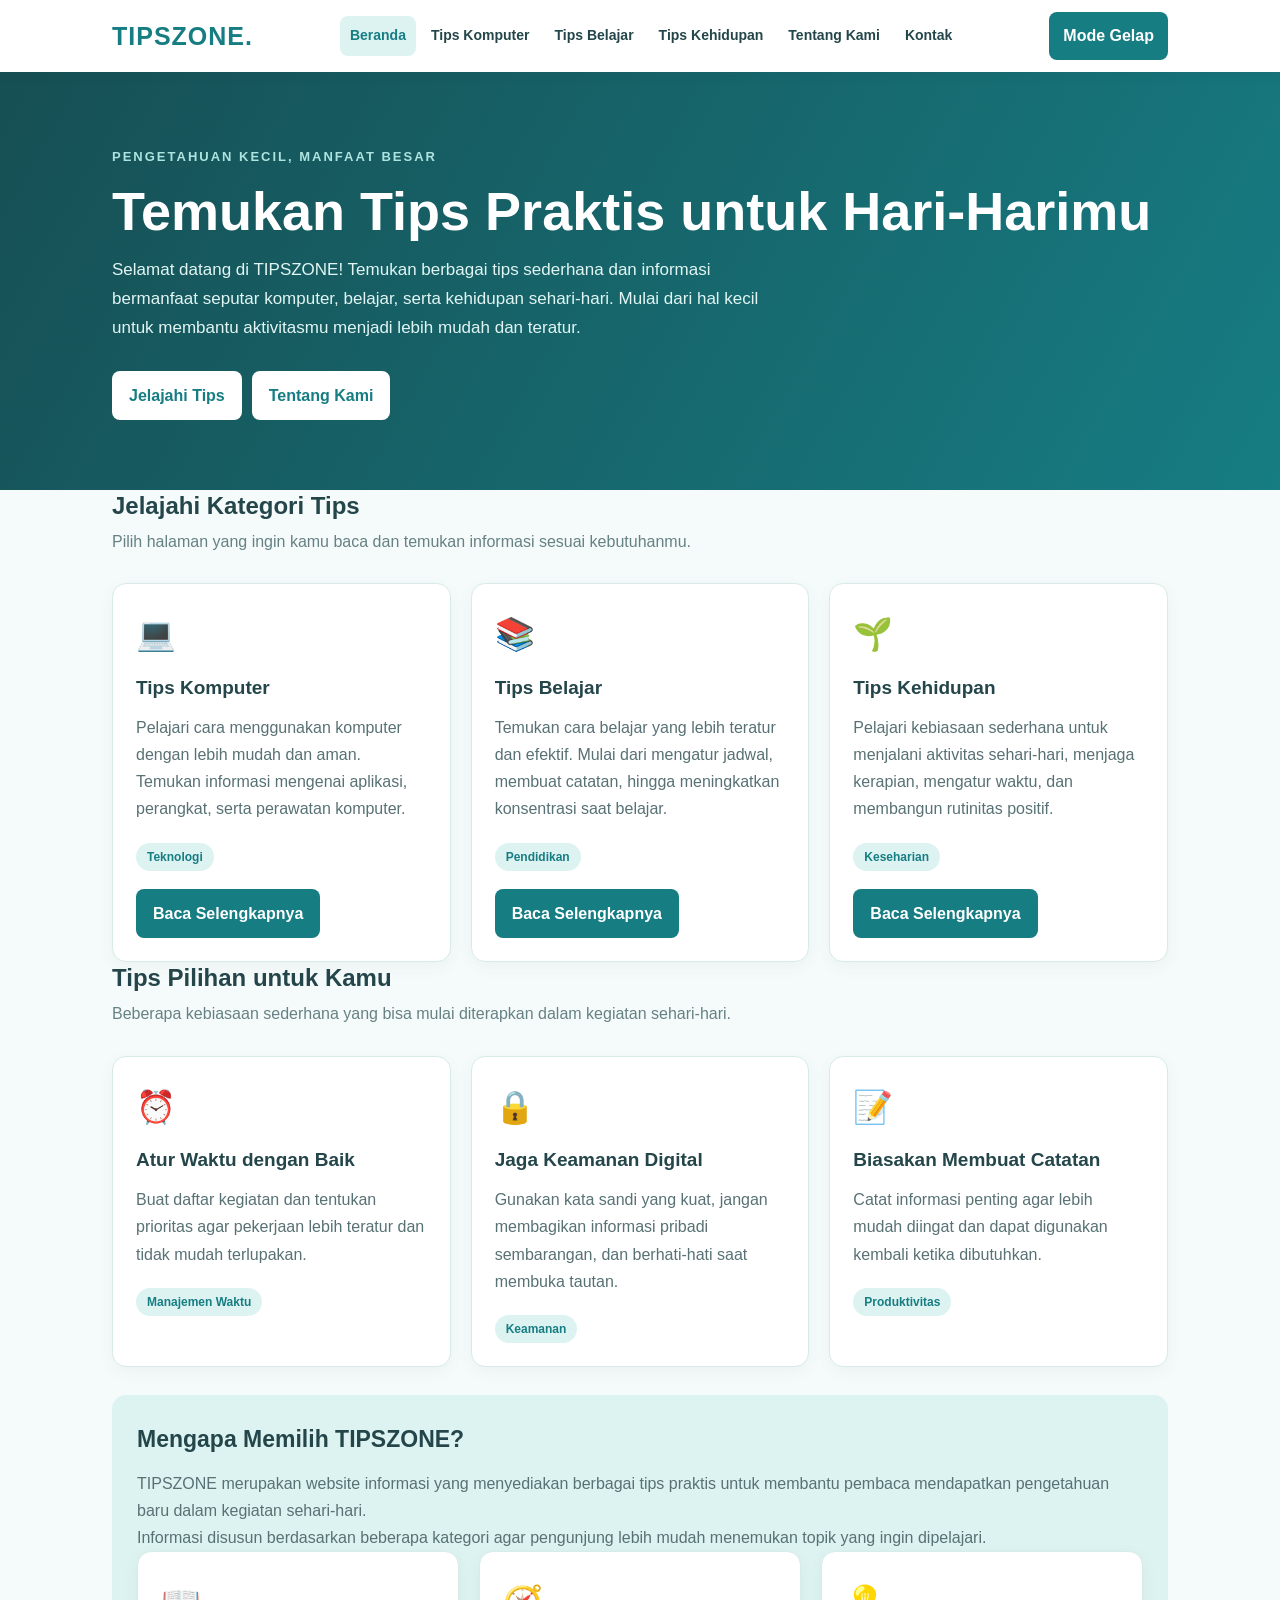
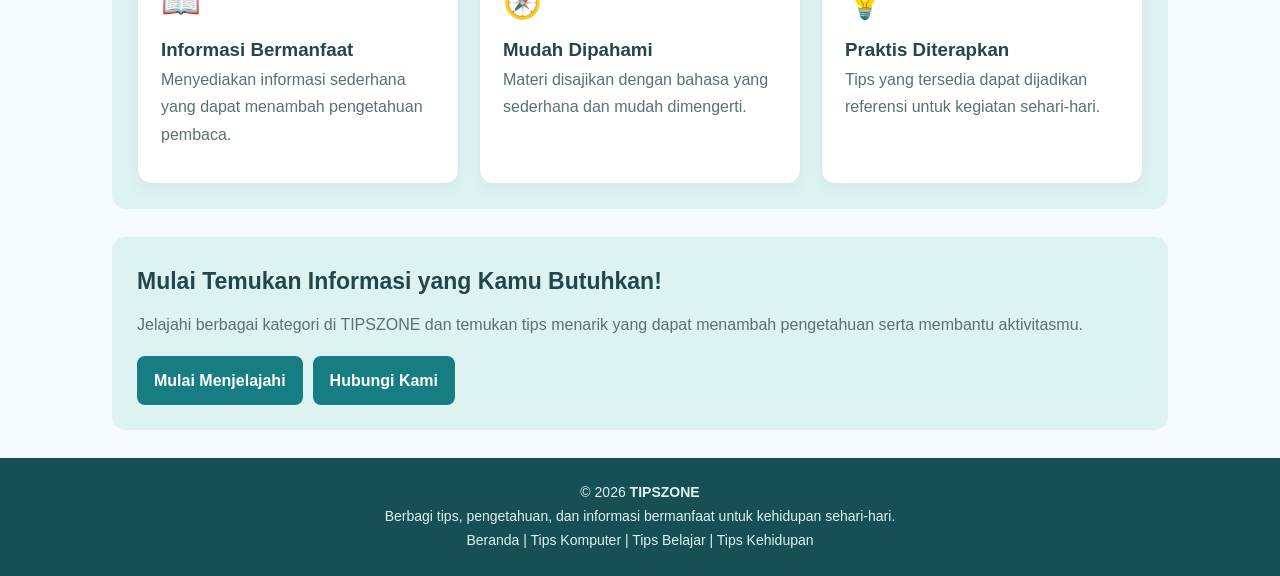
<file: index.html>
<!DOCTYPE html>
<html lang="id">

<head>
    <meta charset="UTF-8">
    <meta name="viewport" content="width=device-width, initial-scale=1.0">

    <meta name="description" content="TIPSZONE menyediakan berbagai tips praktis seputar komputer, belajar, dan kehidupan sehari-hari.">

    <meta name="keywords" content="TIPSZONE, tips komputer, tips belajar, tips kehidupan, informasi">

    <meta name="author" content="TIPSZONE">

    <title>Beranda | TIPSZONE</title>

    <link rel="stylesheet" href="style.css">
</head>

<body>

    <!-- =================================
         HEADER DAN NAVIGASI
    ================================== -->

    <header>
        <div class="wrap nav">

            <a class="brand" href="index.html">
                TIPSZONE.
            </a>

            <!-- Tombol Menu HP -->
            <button
                id="menuToggle"
                type="button"
                aria-label="Buka menu"
                aria-expanded="false">
                ☰
            </button>

            <!-- Daftar Menu -->
            <nav id="navMenu">

                <a href="index.html" class="active">
                    Beranda
                </a>

                <a href="komputer.html">
                    Tips Komputer
                </a>

                <a href="belajar.html">
                    Tips Belajar
                </a>

                <a href="kehidupan.html">
                    Tips Kehidupan
                </a>

                <a href="tentang.html">
                    Tentang Kami
                </a>

                <a href="kontak.html">
                    Kontak
                </a>

            </nav>

            <!-- Tombol Mode Gelap -->
            <button id="themeToggle" type="button">
                Mode Gelap
            </button>

        </div>
    </header>


    <!-- =================================
         HERO SECTION
    ================================== -->

    <section class="hero">

        <div class="wrap">

            <span class="eyebrow">
                PENGETAHUAN KECIL, MANFAAT BESAR
            </span>

            <h1>
                Temukan Tips Praktis untuk Hari-Harimu
            </h1>

            <p>
                Selamat datang di TIPSZONE! Temukan berbagai
                tips sederhana dan informasi bermanfaat seputar
                komputer, belajar, serta kehidupan sehari-hari.
                Mulai dari hal kecil untuk membantu aktivitasmu
                menjadi lebih mudah dan teratur.
            </p>

            <div class="actions">

                <a href="#kategori" class="btn">
                    Jelajahi Tips
                </a>

                <a href="tentang.html" class="btn">
                    Tentang Kami
                </a>

            </div>

        </div>

    </section>


    <!-- =================================
         KONTEN UTAMA
    ================================== -->

    <main class="wrap">


        <!-- KATEGORI TIPS -->

        <section id="kategori">

            <div class="heading">

                <h2>
                    Jelajahi Kategori Tips
                </h2>

                <p>
                    Pilih halaman yang ingin kamu baca dan
                    temukan informasi sesuai kebutuhanmu.
                </p>

            </div>


            <div class="grid">


                <!-- Kartu Tips Komputer -->

                <article class="card">

                    <div class="emoji">💻</div>

                    <h3>
                        Tips Komputer
                    </h3>

                    <p>
                        Pelajari cara menggunakan komputer dengan
                        lebih mudah dan aman. Temukan informasi
                        mengenai aplikasi, perangkat, serta
                        perawatan komputer.
                    </p>

                    <span class="tag">
                        Teknologi
                    </span>

                    <div class="actions">

                        <a href="komputer.html" class="btn">
                            Baca Selengkapnya
                        </a>

                    </div>

                </article>


                <!-- Kartu Tips Belajar -->

                <article class="card">

                    <div class="emoji">📚</div>

                    <h3>
                        Tips Belajar
                    </h3>

                    <p>
                        Temukan cara belajar yang lebih teratur
                        dan efektif. Mulai dari mengatur jadwal,
                        membuat catatan, hingga meningkatkan
                        konsentrasi saat belajar.
                    </p>

                    <span class="tag">
                        Pendidikan
                    </span>

                    <div class="actions">

                        <a href="belajar.html" class="btn">
                            Baca Selengkapnya
                        </a>

                    </div>

                </article>


                <!-- Kartu Tips Kehidupan -->

                <article class="card">

                    <div class="emoji">🌱</div>

                    <h3>
                        Tips Kehidupan
                    </h3>

                    <p>
                        Pelajari kebiasaan sederhana untuk
                        menjalani aktivitas sehari-hari,
                        menjaga kerapian, mengatur waktu,
                        dan membangun rutinitas positif.
                    </p>

                    <span class="tag">
                        Keseharian
                    </span>

                    <div class="actions">

                        <a href="kehidupan.html" class="btn">
                            Baca Selengkapnya
                        </a>

                    </div>

                </article>

            </div>

        </section>


        <!-- TIPS PILIHAN -->

        <section class="tips-section">

            <div class="heading">

                <h2>
                    Tips Pilihan untuk Kamu
                </h2>

                <p>
                    Beberapa kebiasaan sederhana yang bisa
                    mulai diterapkan dalam kegiatan sehari-hari.
                </p>

            </div>


            <div class="grid">


                <article class="card">

                    <div class="emoji">⏰</div>

                    <h3>
                        Atur Waktu dengan Baik
                    </h3>

                    <p>
                        Buat daftar kegiatan dan tentukan
                        prioritas agar pekerjaan lebih teratur
                        dan tidak mudah terlupakan.
                    </p>

                    <span class="tag">
                        Manajemen Waktu
                    </span>

                </article>


                <article class="card">

                    <div class="emoji">🔒</div>

                    <h3>
                        Jaga Keamanan Digital
                    </h3>

                    <p>
                        Gunakan kata sandi yang kuat, jangan
                        membagikan informasi pribadi sembarangan,
                        dan berhati-hati saat membuka tautan.
                    </p>

                    <span class="tag">
                        Keamanan
                    </span>

                </article>


                <article class="card">

                    <div class="emoji">📝</div>

                    <h3>
                        Biasakan Membuat Catatan
                    </h3>

                    <p>
                        Catat informasi penting agar lebih mudah
                        diingat dan dapat digunakan kembali
                        ketika dibutuhkan.
                    </p>

                    <span class="tag">
                        Produktivitas
                    </span>

                </article>

            </div>

        </section>


        <!-- KEUNGGULAN TIPSZONE -->

        <section class="intro">

            <h2>
                Mengapa Memilih TIPSZONE?
            </h2>

            <p>
                TIPSZONE merupakan website informasi yang
                menyediakan berbagai tips praktis untuk
                membantu pembaca mendapatkan pengetahuan
                baru dalam kegiatan sehari-hari.
            </p>

            <p>
                Informasi disusun berdasarkan beberapa kategori
                agar pengunjung lebih mudah menemukan topik
                yang ingin dipelajari.
            </p>

            <div class="grid">

                <article class="panel">

                    <div class="emoji">📖</div>

                    <h3>
                        Informasi Bermanfaat
                    </h3>

                    <p>
                        Menyediakan informasi sederhana yang
                        dapat menambah pengetahuan pembaca.
                    </p>

                </article>


                <article class="panel">

                    <div class="emoji">🧭</div>

                    <h3>
                        Mudah Dipahami
                    </h3>

                    <p>
                        Materi disajikan dengan bahasa yang
                        sederhana dan mudah dimengerti.
                    </p>

                </article>


                <article class="panel">

                    <div class="emoji">💡</div>

                    <h3>
                        Praktis Diterapkan
                    </h3>

                    <p>
                        Tips yang tersedia dapat dijadikan
                        referensi untuk kegiatan sehari-hari.
                    </p>

                </article>

            </div>

        </section>


        <!-- AJAKAN MENJELAJAHI WEBSITE -->

        <section class="closing">

            <h2>
                Mulai Temukan Informasi yang Kamu Butuhkan!
            </h2>

            <p>
                Jelajahi berbagai kategori di TIPSZONE dan
                temukan tips menarik yang dapat menambah
                pengetahuan serta membantu aktivitasmu.
            </p>

            <div class="actions">

                <a href="komputer.html" class="btn">
                    Mulai Menjelajahi
                </a>

                <a href="kontak.html" class="btn">
                    Hubungi Kami
                </a>

            </div>

        </section>

    </main>


    <!-- =================================
         FOOTER
    ================================== -->

    <footer>

        <p>
            © 2026 <strong>TIPSZONE</strong>
        </p>

        <p>
            Berbagi tips, pengetahuan, dan informasi
            bermanfaat untuk kehidupan sehari-hari.
        </p>

        <p>
            Beranda |
            Tips Komputer |
            Tips Belajar |
            Tips Kehidupan
        </p>

    </footer>


    <!-- JAVASCRIPT -->

    <script src="script.js"></script>

</body>

</html>
</file>
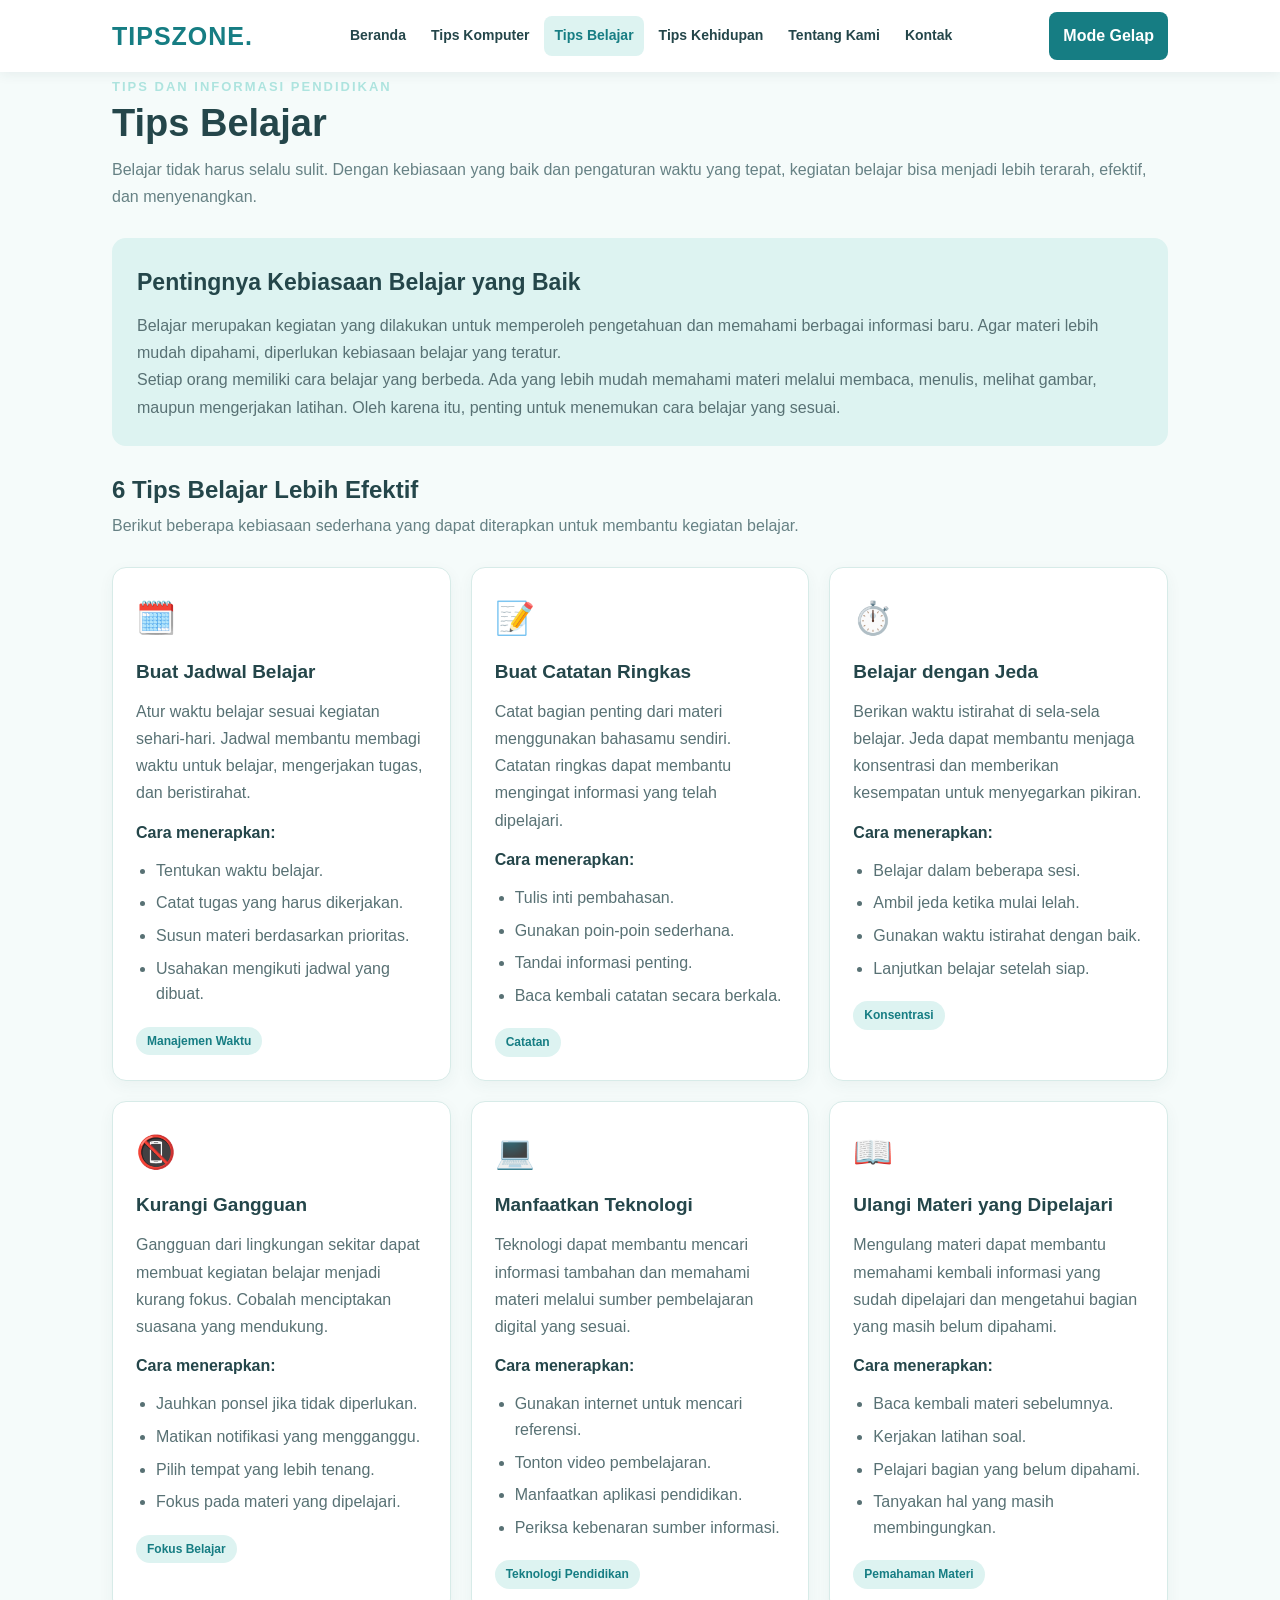
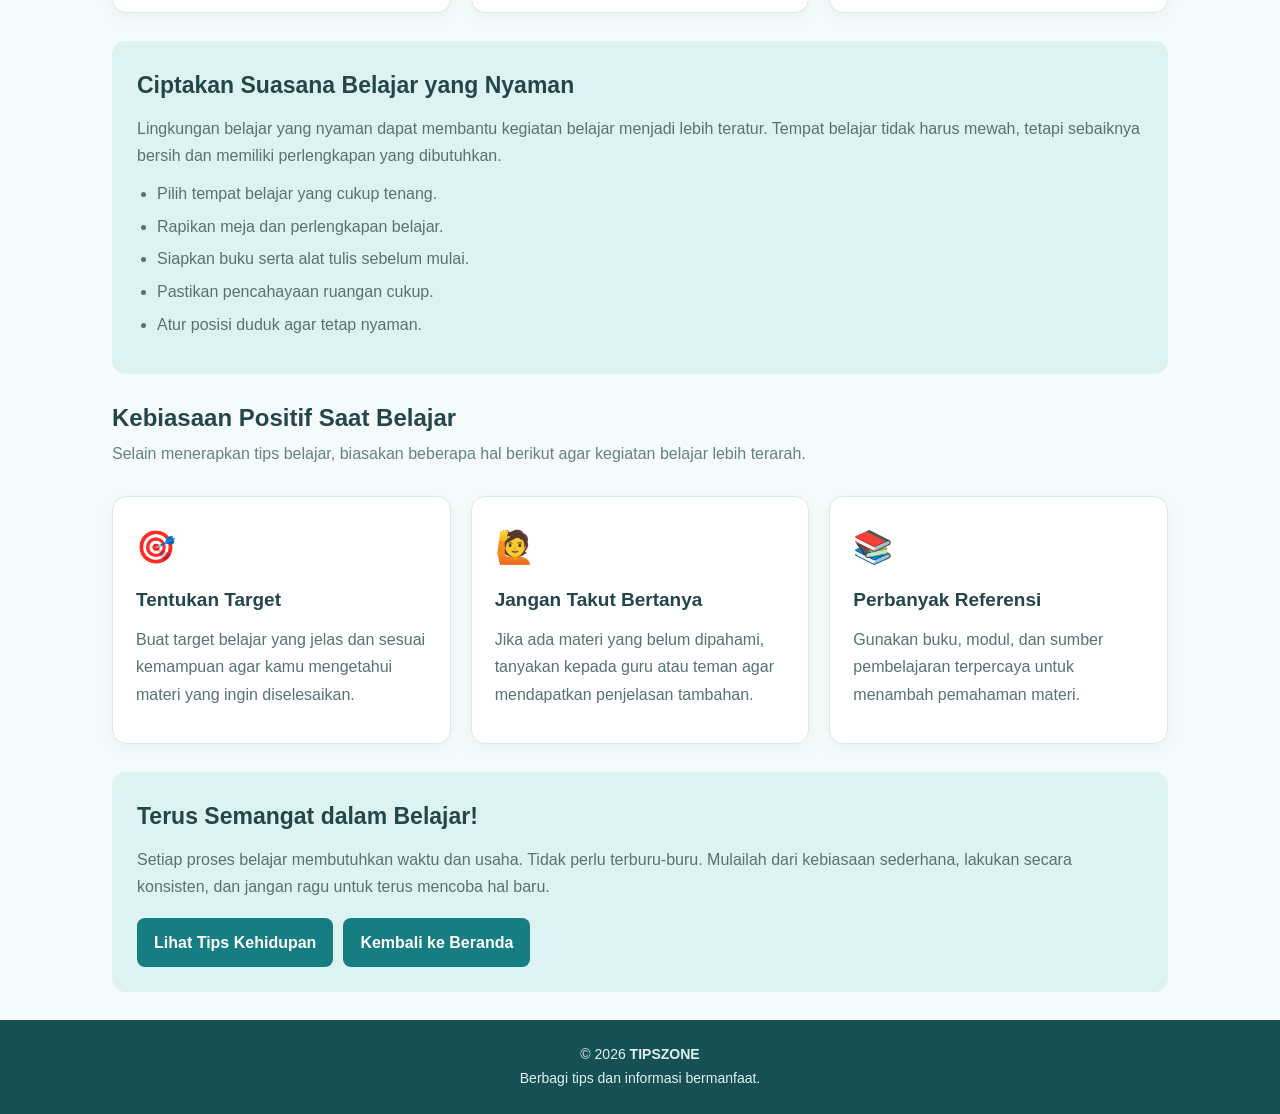
<file: belajar.html>
<!DOCTYPE html>
<html lang="id">

<head>
    <meta charset="UTF-8">
    <meta name="viewport" content="width=device-width, initial-scale=1.0">

    <meta name="description" content="TIPSZONE menyediakan berbagai tips belajar agar kegiatan belajar lebih teratur, efektif, dan menyenangkan.">

    <meta name="keywords" content="tips belajar, pendidikan, jadwal belajar, konsentrasi, catatan">

    <title>Tips Belajar | TIPSZONE</title>

    <link rel="stylesheet" href="style.css">
</head>

<body>

    <!-- =================================
         HEADER DAN NAVIGASI
    ================================== -->

    <header>
        <div class="wrap nav">

            <a class="brand" href="index.html">
                TIPSZONE.
            </a>

            <!-- Tombol Menu HP -->
            <button
                id="menuToggle"
                type="button"
                aria-label="Buka menu"
                aria-expanded="false">
                ☰
            </button>

            <!-- Navigasi -->
            <nav id="navMenu">

                <a href="index.html">Beranda</a>

                <a href="komputer.html">Tips Komputer</a>

                <a href="belajar.html" class="active">
                    Tips Belajar
                </a>

                <a href="kehidupan.html">Tips Kehidupan</a>

                <a href="tentang.html">Tentang Kami</a>

                <a href="kontak.html">Kontak</a>

            </nav>

            <!-- Mode Gelap -->
            <button id="themeToggle" type="button">
                Mode Gelap
            </button>

        </div>
    </header>


    <!-- =================================
         KONTEN UTAMA
    ================================== -->

    <main class="wrap">


        <!-- JUDUL HALAMAN -->

        <section class="heading">

            <span class="eyebrow">
                TIPS DAN INFORMASI PENDIDIKAN
            </span>

            <h1>
                Tips Belajar
            </h1>

            <p>
                Belajar tidak harus selalu sulit. Dengan kebiasaan
                yang baik dan pengaturan waktu yang tepat, kegiatan
                belajar bisa menjadi lebih terarah, efektif,
                dan menyenangkan.
            </p>

        </section>


        <!-- PENGANTAR -->

        <section class="intro">

            <h2>
                Pentingnya Kebiasaan Belajar yang Baik
            </h2>

            <p>
                Belajar merupakan kegiatan yang dilakukan untuk
                memperoleh pengetahuan dan memahami berbagai
                informasi baru. Agar materi lebih mudah dipahami,
                diperlukan kebiasaan belajar yang teratur.
            </p>

            <p>
                Setiap orang memiliki cara belajar yang berbeda.
                Ada yang lebih mudah memahami materi melalui
                membaca, menulis, melihat gambar, maupun
                mengerjakan latihan. Oleh karena itu, penting
                untuk menemukan cara belajar yang sesuai.
            </p>

        </section>


        <!-- DAFTAR TIPS BELAJAR -->

        <section class="tips-section">

            <div class="heading">

                <h2>
                    6 Tips Belajar Lebih Efektif
                </h2>

                <p>
                    Berikut beberapa kebiasaan sederhana yang
                    dapat diterapkan untuk membantu kegiatan belajar.
                </p>

            </div>


            <div class="grid">


                <!-- TIPS 1 -->

                <article class="card">

                    <div class="emoji">🗓️</div>

                    <h3>
                        Buat Jadwal Belajar
                    </h3>

                    <p>
                        Atur waktu belajar sesuai kegiatan
                        sehari-hari. Jadwal membantu membagi
                        waktu untuk belajar, mengerjakan tugas,
                        dan beristirahat.
                    </p>

                    <p><strong>Cara menerapkan:</strong></p>

                    <ul>
                        <li>Tentukan waktu belajar.</li>
                        <li>Catat tugas yang harus dikerjakan.</li>
                        <li>Susun materi berdasarkan prioritas.</li>
                        <li>Usahakan mengikuti jadwal yang dibuat.</li>
                    </ul>

                    <span class="tag">
                        Manajemen Waktu
                    </span>

                </article>


                <!-- TIPS 2 -->

                <article class="card">

                    <div class="emoji">📝</div>

                    <h3>
                        Buat Catatan Ringkas
                    </h3>

                    <p>
                        Catat bagian penting dari materi
                        menggunakan bahasamu sendiri.
                        Catatan ringkas dapat membantu
                        mengingat informasi yang telah dipelajari.
                    </p>

                    <p><strong>Cara menerapkan:</strong></p>

                    <ul>
                        <li>Tulis inti pembahasan.</li>
                        <li>Gunakan poin-poin sederhana.</li>
                        <li>Tandai informasi penting.</li>
                        <li>Baca kembali catatan secara berkala.</li>
                    </ul>

                    <span class="tag">
                        Catatan
                    </span>

                </article>


                <!-- TIPS 3 -->

                <article class="card">

                    <div class="emoji">⏱️</div>

                    <h3>
                        Belajar dengan Jeda
                    </h3>

                    <p>
                        Berikan waktu istirahat di sela-sela
                        belajar. Jeda dapat membantu menjaga
                        konsentrasi dan memberikan kesempatan
                        untuk menyegarkan pikiran.
                    </p>

                    <p><strong>Cara menerapkan:</strong></p>

                    <ul>
                        <li>Belajar dalam beberapa sesi.</li>
                        <li>Ambil jeda ketika mulai lelah.</li>
                        <li>Gunakan waktu istirahat dengan baik.</li>
                        <li>Lanjutkan belajar setelah siap.</li>
                    </ul>

                    <span class="tag">
                        Konsentrasi
                    </span>

                </article>


                <!-- TIPS 4 -->

                <article class="card">

                    <div class="emoji">📵</div>

                    <h3>
                        Kurangi Gangguan
                    </h3>

                    <p>
                        Gangguan dari lingkungan sekitar
                        dapat membuat kegiatan belajar
                        menjadi kurang fokus. Cobalah
                        menciptakan suasana yang mendukung.
                    </p>

                    <p><strong>Cara menerapkan:</strong></p>

                    <ul>
                        <li>Jauhkan ponsel jika tidak diperlukan.</li>
                        <li>Matikan notifikasi yang mengganggu.</li>
                        <li>Pilih tempat yang lebih tenang.</li>
                        <li>Fokus pada materi yang dipelajari.</li>
                    </ul>

                    <span class="tag">
                        Fokus Belajar
                    </span>

                </article>


                <!-- TIPS 5 -->

                <article class="card">

                    <div class="emoji">💻</div>

                    <h3>
                        Manfaatkan Teknologi
                    </h3>

                    <p>
                        Teknologi dapat membantu mencari
                        informasi tambahan dan memahami
                        materi melalui sumber pembelajaran
                        digital yang sesuai.
                    </p>

                    <p><strong>Cara menerapkan:</strong></p>

                    <ul>
                        <li>Gunakan internet untuk mencari referensi.</li>
                        <li>Tonton video pembelajaran.</li>
                        <li>Manfaatkan aplikasi pendidikan.</li>
                        <li>Periksa kebenaran sumber informasi.</li>
                    </ul>

                    <span class="tag">
                        Teknologi Pendidikan
                    </span>

                </article>


                <!-- TIPS 6 -->

                <article class="card">

                    <div class="emoji">📖</div>

                    <h3>
                        Ulangi Materi yang Dipelajari
                    </h3>

                    <p>
                        Mengulang materi dapat membantu
                        memahami kembali informasi yang
                        sudah dipelajari dan mengetahui
                        bagian yang masih belum dipahami.
                    </p>

                    <p><strong>Cara menerapkan:</strong></p>

                    <ul>
                        <li>Baca kembali materi sebelumnya.</li>
                        <li>Kerjakan latihan soal.</li>
                        <li>Pelajari bagian yang belum dipahami.</li>
                        <li>Tanyakan hal yang masih membingungkan.</li>
                    </ul>

                    <span class="tag">
                        Pemahaman Materi
                    </span>

                </article>


            </div>

        </section>


        <!-- SUASANA BELAJAR -->

        <section class="intro">

            <h2>
                Ciptakan Suasana Belajar yang Nyaman
            </h2>

            <p>
                Lingkungan belajar yang nyaman dapat membantu
                kegiatan belajar menjadi lebih teratur.
                Tempat belajar tidak harus mewah, tetapi
                sebaiknya bersih dan memiliki perlengkapan
                yang dibutuhkan.
            </p>

            <ul>
                <li>Pilih tempat belajar yang cukup tenang.</li>
                <li>Rapikan meja dan perlengkapan belajar.</li>
                <li>Siapkan buku serta alat tulis sebelum mulai.</li>
                <li>Pastikan pencahayaan ruangan cukup.</li>
                <li>Atur posisi duduk agar tetap nyaman.</li>
            </ul>

        </section>


        <!-- KEBIASAAN BELAJAR -->

        <section class="tips-section">

            <div class="heading">

                <h2>
                    Kebiasaan Positif Saat Belajar
                </h2>

                <p>
                    Selain menerapkan tips belajar, biasakan
                    beberapa hal berikut agar kegiatan belajar
                    lebih terarah.
                </p>

            </div>


            <div class="grid">

                <article class="card">

                    <div class="emoji">🎯</div>

                    <h3>
                        Tentukan Target
                    </h3>

                    <p>
                        Buat target belajar yang jelas dan
                        sesuai kemampuan agar kamu mengetahui
                        materi yang ingin diselesaikan.
                    </p>

                </article>


                <article class="card">

                    <div class="emoji">🙋</div>

                    <h3>
                        Jangan Takut Bertanya
                    </h3>

                    <p>
                        Jika ada materi yang belum dipahami,
                        tanyakan kepada guru atau teman
                        agar mendapatkan penjelasan tambahan.
                    </p>

                </article>


                <article class="card">

                    <div class="emoji">📚</div>

                    <h3>
                        Perbanyak Referensi
                    </h3>

                    <p>
                        Gunakan buku, modul, dan sumber
                        pembelajaran terpercaya untuk
                        menambah pemahaman materi.
                    </p>

                </article>

            </div>

        </section>


        <!-- PENUTUP -->

        <section class="closing">

            <h2>
                Terus Semangat dalam Belajar!
            </h2>

            <p>
                Setiap proses belajar membutuhkan waktu
                dan usaha. Tidak perlu terburu-buru.
                Mulailah dari kebiasaan sederhana, lakukan
                secara konsisten, dan jangan ragu untuk
                terus mencoba hal baru.
            </p>

            <div class="actions">

                <a href="kehidupan.html" class="btn">
                    Lihat Tips Kehidupan
                </a>

                <a href="index.html" class="btn">
                    Kembali ke Beranda
                </a>

            </div>

        </section>

    </main>


    <!-- =================================
         FOOTER
    ================================== -->

    <footer>

        <p>
            © 2026 <strong>TIPSZONE</strong>
        </p>

        <p>
            Berbagi tips dan informasi bermanfaat.
        </p>

    </footer>


    <!-- JAVASCRIPT -->

    <script src="script.js"></script>

</body>

</html>
</file>
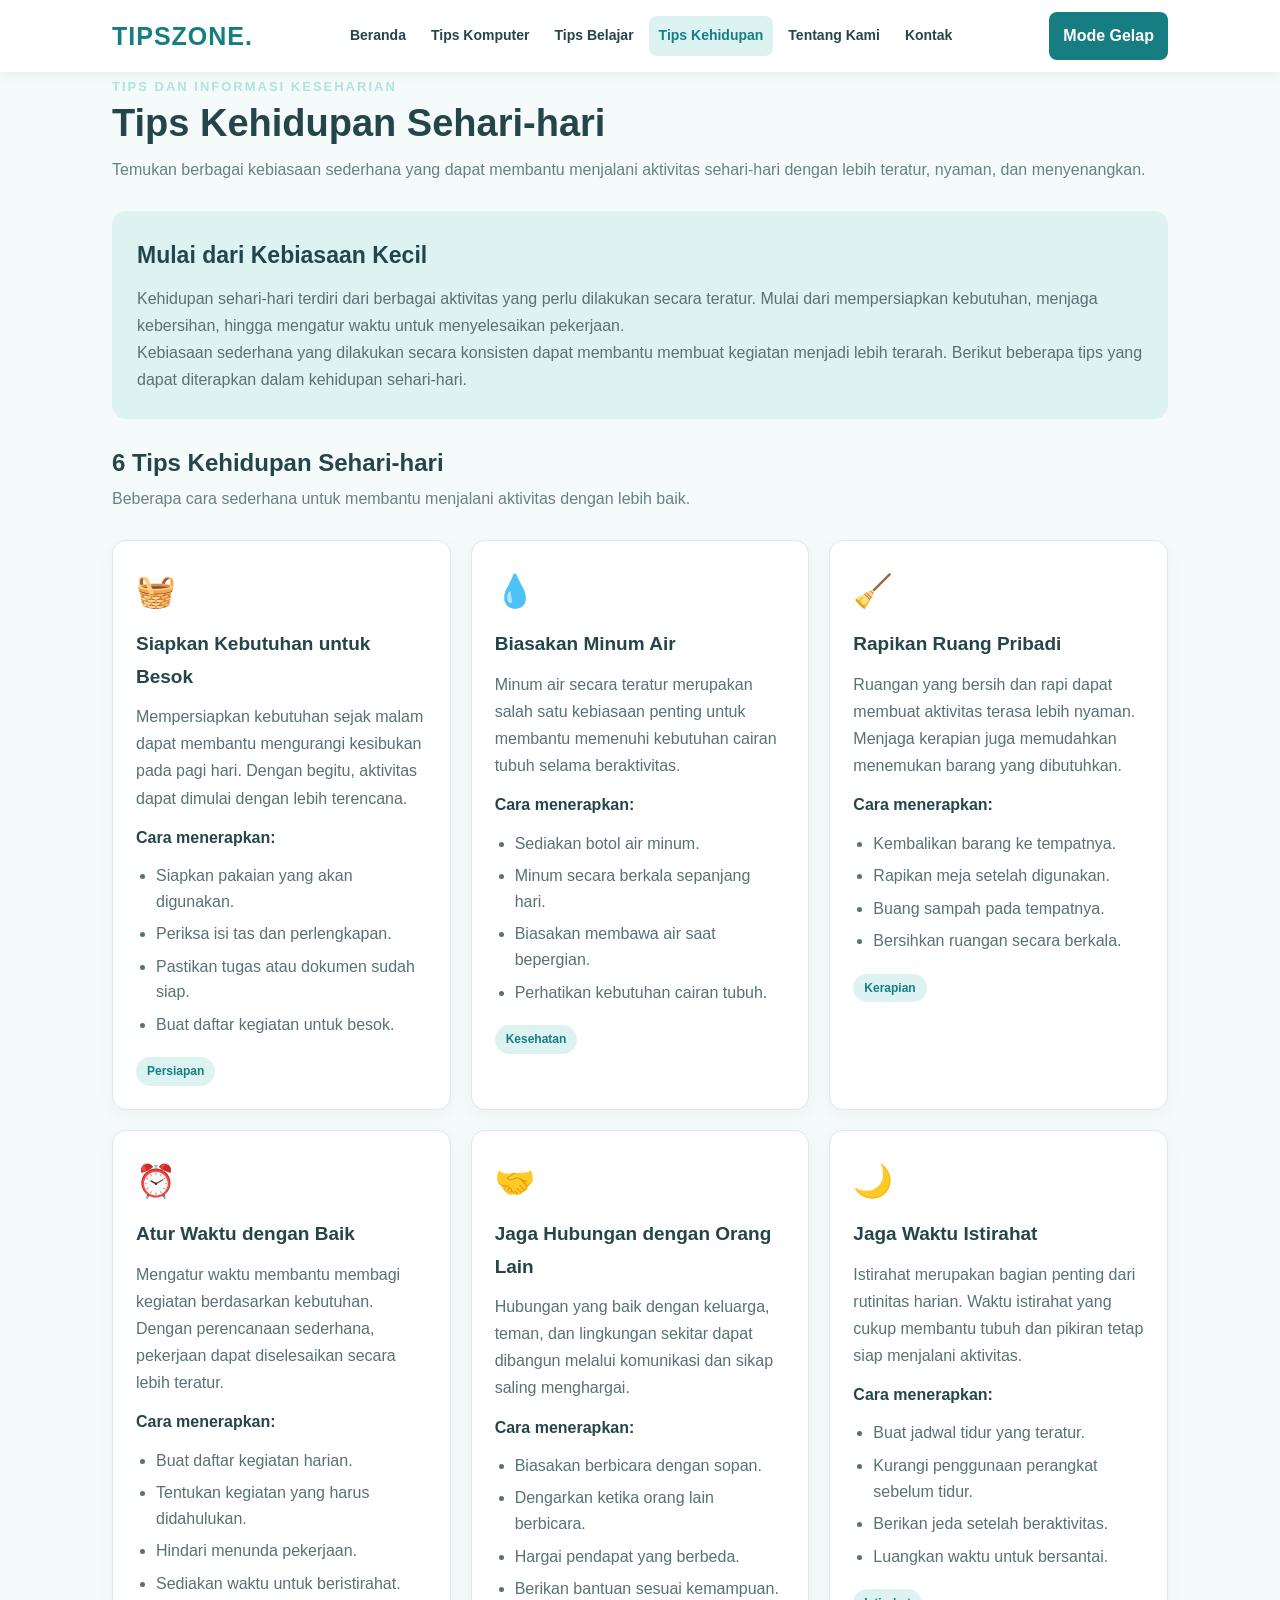
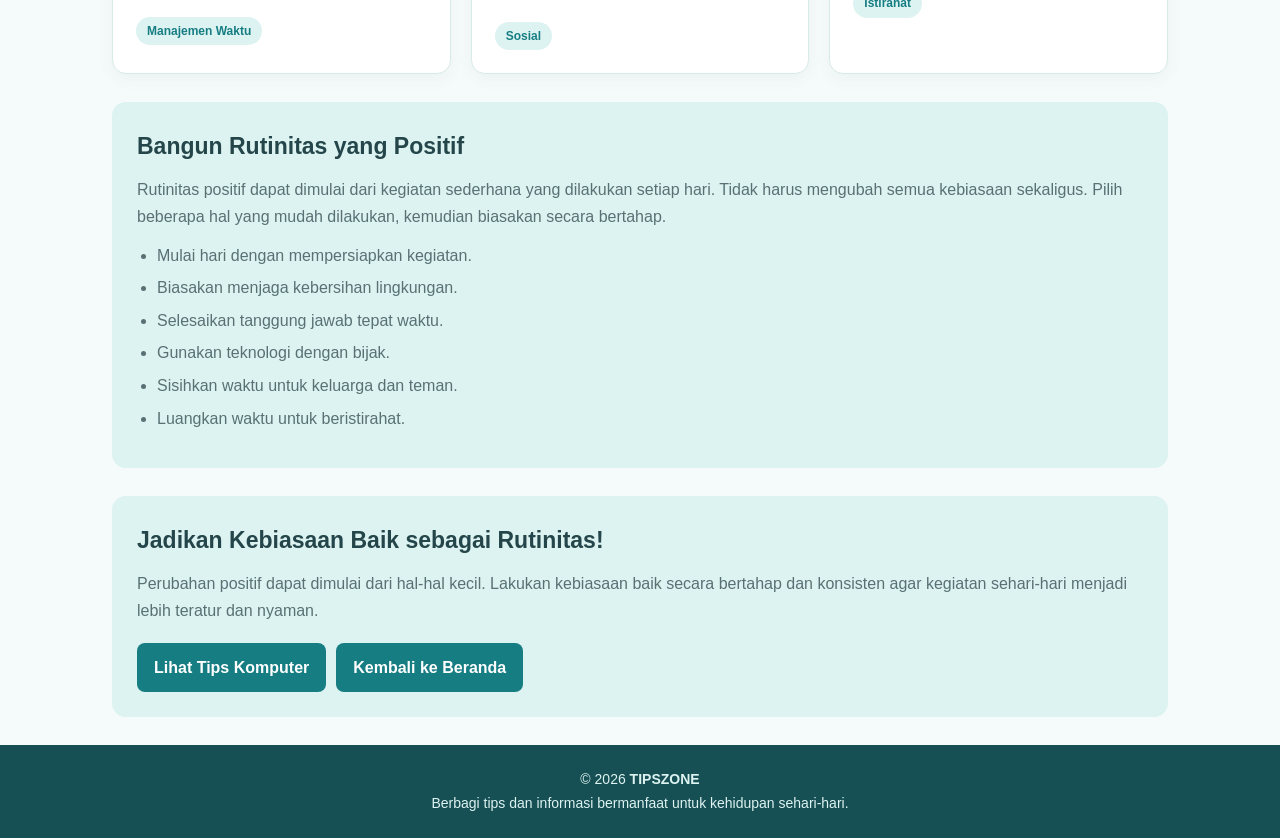
<file: kehidupan.html>
<!DOCTYPE html>
<html lang="id">

<head>
    <meta charset="UTF-8">
    <meta name="viewport" content="width=device-width, initial-scale=1.0">

    <meta name="description" content="TIPSZONE menyediakan tips kehidupan sehari-hari untuk membangun kebiasaan positif, mengatur waktu, dan menjalani aktivitas dengan lebih teratur.">

    <meta name="keywords" content="tips kehidupan, kebiasaan positif, kegiatan sehari-hari, manajemen waktu">

    <title>Tips Kehidupan Sehari-hari | TIPSZONE</title>

    <link rel="stylesheet" href="style.css">
</head>

<body>

    <!-- =================================
         HEADER DAN NAVIGASI
    ================================== -->

    <header>
        <div class="wrap nav">

            <a class="brand" href="index.html">
                TIPSZONE.
            </a>

            <!-- Tombol Menu HP -->
            <button
                id="menuToggle"
                type="button"
                aria-label="Buka menu"
                aria-expanded="false">
                ☰
            </button>

            <!-- Navigasi Website -->
            <nav id="navMenu">

                <a href="index.html">Beranda</a>

                <a href="komputer.html">Tips Komputer</a>

                <a href="belajar.html">Tips Belajar</a>

                <a href="kehidupan.html" class="active">
                    Tips Kehidupan
                </a>

                <a href="tentang.html">Tentang Kami</a>

                <a href="kontak.html">Kontak</a>

            </nav>

            <!-- Mode Gelap -->
            <button id="themeToggle" type="button">
                Mode Gelap
            </button>

        </div>
    </header>


    <!-- =================================
         KONTEN UTAMA
    ================================== -->

    <main class="wrap">


        <!-- JUDUL HALAMAN -->

        <section class="heading">

            <span class="eyebrow">
                TIPS DAN INFORMASI KESEHARIAN
            </span>

            <h1>
                Tips Kehidupan Sehari-hari
            </h1>

            <p>
                Temukan berbagai kebiasaan sederhana yang dapat
                membantu menjalani aktivitas sehari-hari dengan
                lebih teratur, nyaman, dan menyenangkan.
            </p>

        </section>


        <!-- BAGIAN PENGANTAR -->

        <section class="intro">

            <h2>
                Mulai dari Kebiasaan Kecil
            </h2>

            <p>
                Kehidupan sehari-hari terdiri dari berbagai
                aktivitas yang perlu dilakukan secara teratur.
                Mulai dari mempersiapkan kebutuhan, menjaga
                kebersihan, hingga mengatur waktu untuk
                menyelesaikan pekerjaan.
            </p>

            <p>
                Kebiasaan sederhana yang dilakukan secara
                konsisten dapat membantu membuat kegiatan
                menjadi lebih terarah. Berikut beberapa
                tips yang dapat diterapkan dalam kehidupan
                sehari-hari.
            </p>

        </section>


        <!-- DAFTAR TIPS KEHIDUPAN -->

        <section class="tips-section">

            <div class="heading">

                <h2>
                    6 Tips Kehidupan Sehari-hari
                </h2>

                <p>
                    Beberapa cara sederhana untuk membantu
                    menjalani aktivitas dengan lebih baik.
                </p>

            </div>


            <div class="grid">


                <!-- TIPS 1 -->

                <article class="card">

                    <div class="emoji">🧺</div>

                    <h3>
                        Siapkan Kebutuhan untuk Besok
                    </h3>

                    <p>
                        Mempersiapkan kebutuhan sejak malam
                        dapat membantu mengurangi kesibukan
                        pada pagi hari. Dengan begitu,
                        aktivitas dapat dimulai dengan lebih
                        terencana.
                    </p>

                    <p><strong>Cara menerapkan:</strong></p>

                    <ul>
                        <li>Siapkan pakaian yang akan digunakan.</li>
                        <li>Periksa isi tas dan perlengkapan.</li>
                        <li>Pastikan tugas atau dokumen sudah siap.</li>
                        <li>Buat daftar kegiatan untuk besok.</li>
                    </ul>

                    <span class="tag">
                        Persiapan
                    </span>

                </article>


                <!-- TIPS 2 -->

                <article class="card">

                    <div class="emoji">💧</div>

                    <h3>
                        Biasakan Minum Air
                    </h3>

                    <p>
                        Minum air secara teratur merupakan
                        salah satu kebiasaan penting untuk
                        membantu memenuhi kebutuhan cairan
                        tubuh selama beraktivitas.
                    </p>

                    <p><strong>Cara menerapkan:</strong></p>

                    <ul>
                        <li>Sediakan botol air minum.</li>
                        <li>Minum secara berkala sepanjang hari.</li>
                        <li>Biasakan membawa air saat bepergian.</li>
                        <li>Perhatikan kebutuhan cairan tubuh.</li>
                    </ul>

                    <span class="tag">
                        Kesehatan
                    </span>

                </article>


                <!-- TIPS 3 -->

                <article class="card">

                    <div class="emoji">🧹</div>

                    <h3>
                        Rapikan Ruang Pribadi
                    </h3>

                    <p>
                        Ruangan yang bersih dan rapi dapat
                        membuat aktivitas terasa lebih nyaman.
                        Menjaga kerapian juga memudahkan
                        menemukan barang yang dibutuhkan.
                    </p>

                    <p><strong>Cara menerapkan:</strong></p>

                    <ul>
                        <li>Kembalikan barang ke tempatnya.</li>
                        <li>Rapikan meja setelah digunakan.</li>
                        <li>Buang sampah pada tempatnya.</li>
                        <li>Bersihkan ruangan secara berkala.</li>
                    </ul>

                    <span class="tag">
                        Kerapian
                    </span>

                </article>


                <!-- TIPS 4 -->

                <article class="card">

                    <div class="emoji">⏰</div>

                    <h3>
                        Atur Waktu dengan Baik
                    </h3>

                    <p>
                        Mengatur waktu membantu membagi
                        kegiatan berdasarkan kebutuhan.
                        Dengan perencanaan sederhana,
                        pekerjaan dapat diselesaikan
                        secara lebih teratur.
                    </p>

                    <p><strong>Cara menerapkan:</strong></p>

                    <ul>
                        <li>Buat daftar kegiatan harian.</li>
                        <li>Tentukan kegiatan yang harus didahulukan.</li>
                        <li>Hindari menunda pekerjaan.</li>
                        <li>Sediakan waktu untuk beristirahat.</li>
                    </ul>

                    <span class="tag">
                        Manajemen Waktu
                    </span>

                </article>


                <!-- TIPS 5 -->

                <article class="card">

                    <div class="emoji">🤝</div>

                    <h3>
                        Jaga Hubungan dengan Orang Lain
                    </h3>

                    <p>
                        Hubungan yang baik dengan keluarga,
                        teman, dan lingkungan sekitar dapat
                        dibangun melalui komunikasi dan
                        sikap saling menghargai.
                    </p>

                    <p><strong>Cara menerapkan:</strong></p>

                    <ul>
                        <li>Biasakan berbicara dengan sopan.</li>
                        <li>Dengarkan ketika orang lain berbicara.</li>
                        <li>Hargai pendapat yang berbeda.</li>
                        <li>Berikan bantuan sesuai kemampuan.</li>
                    </ul>

                    <span class="tag">
                        Sosial
                    </span>

                </article>


                <!-- TIPS 6 -->

                <article class="card">

                    <div class="emoji">🌙</div>

                    <h3>
                        Jaga Waktu Istirahat
                    </h3>

                    <p>
                        Istirahat merupakan bagian penting
                        dari rutinitas harian. Waktu istirahat
                        yang cukup membantu tubuh dan pikiran
                        tetap siap menjalani aktivitas.
                    </p>

                    <p><strong>Cara menerapkan:</strong></p>

                    <ul>
                        <li>Buat jadwal tidur yang teratur.</li>
                        <li>Kurangi penggunaan perangkat sebelum tidur.</li>
                        <li>Berikan jeda setelah beraktivitas.</li>
                        <li>Luangkan waktu untuk bersantai.</li>
                    </ul>

                    <span class="tag">
                        Istirahat
                    </span>

                </article>


            </div>

        </section>


        <!-- KEBIASAAN POSITIF -->

        <section class="intro">

            <h2>
                Bangun Rutinitas yang Positif
            </h2>

            <p>
                Rutinitas positif dapat dimulai dari kegiatan
                sederhana yang dilakukan setiap hari.
                Tidak harus mengubah semua kebiasaan sekaligus.
                Pilih beberapa hal yang mudah dilakukan,
                kemudian biasakan secara bertahap.
            </p>

            <ul>
                <li>Mulai hari dengan mempersiapkan kegiatan.</li>
                <li>Biasakan menjaga kebersihan lingkungan.</li>
                <li>Selesaikan tanggung jawab tepat waktu.</li>
                <li>Gunakan teknologi dengan bijak.</li>
                <li>Sisihkan waktu untuk keluarga dan teman.</li>
                <li>Luangkan waktu untuk beristirahat.</li>
            </ul>

        </section>


        <!-- PENUTUP -->

        <section class="closing">

            <h2>
                Jadikan Kebiasaan Baik sebagai Rutinitas!
            </h2>

            <p>
                Perubahan positif dapat dimulai dari hal-hal
                kecil. Lakukan kebiasaan baik secara bertahap
                dan konsisten agar kegiatan sehari-hari
                menjadi lebih teratur dan nyaman.
            </p>

            <div class="actions">

                <a href="komputer.html" class="btn">
                    Lihat Tips Komputer
                </a>

                <a href="index.html" class="btn">
                    Kembali ke Beranda
                </a>

            </div>

        </section>

    </main>


    <!-- =================================
         FOOTER
    ================================== -->

    <footer>

        <p>
            © 2026 <strong>TIPSZONE</strong>
        </p>

        <p>
            Berbagi tips dan informasi bermanfaat
            untuk kehidupan sehari-hari.
        </p>

    </footer>


    <!-- JAVASCRIPT -->

    <script src="script.js"></script>

</body>
</html>
</file>
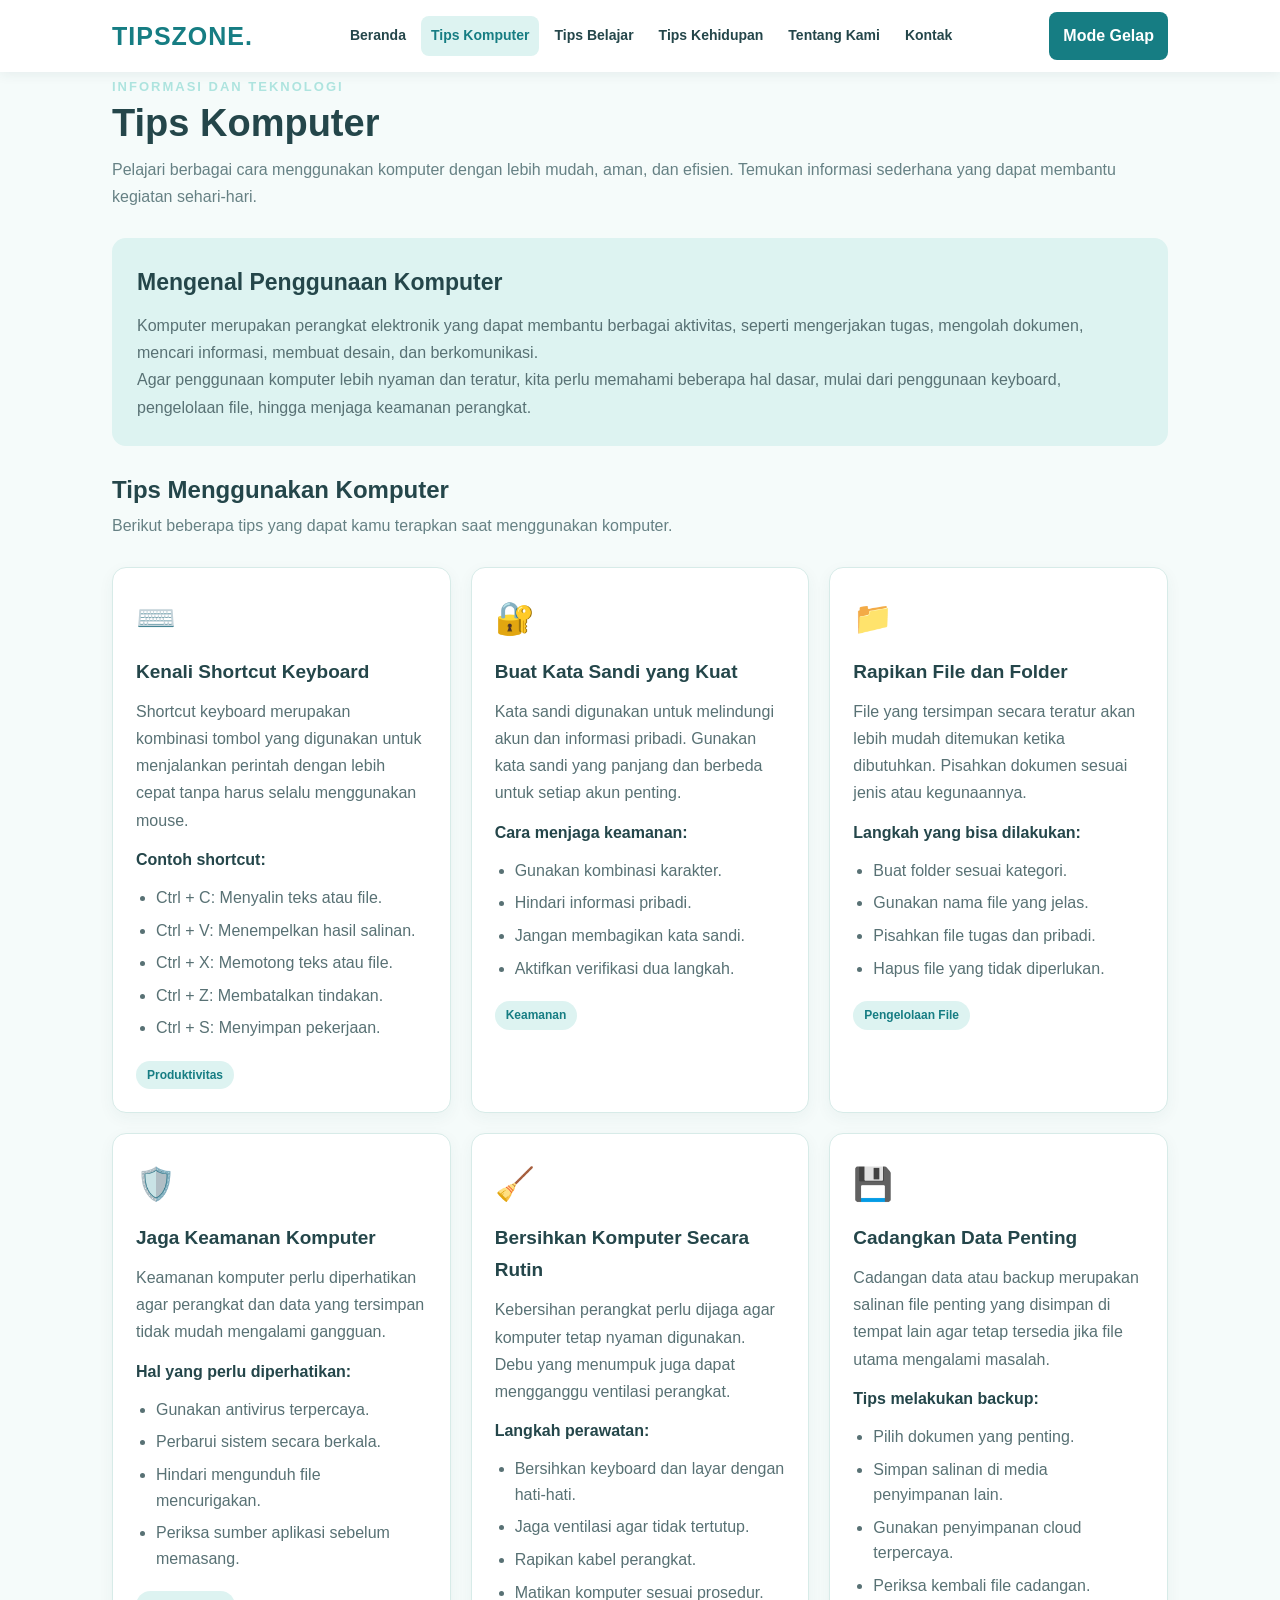
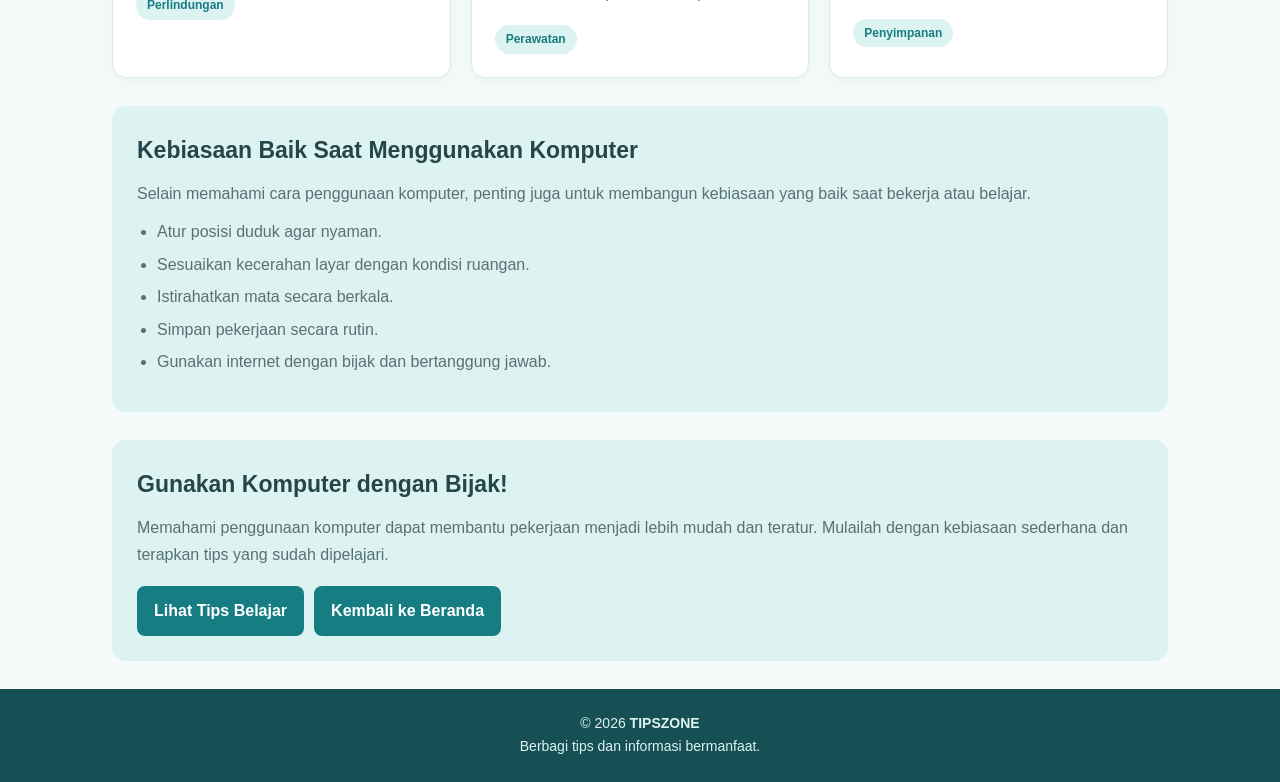
<file: komputer.html>
<!DOCTYPE html>
<html lang="id">

<head>
    <meta charset="UTF-8">
    <meta name="viewport" content="width=device-width, initial-scale=1.0">

    <meta name="description" content="TIPSZONE menyediakan tips komputer, penggunaan aplikasi, perawatan perangkat, dan keamanan digital.">

    <meta name="keywords" content="tips komputer, teknologi, keamanan komputer, shortcut keyboard">

    <title>Tips Komputer | TIPSZONE</title>

    <link rel="stylesheet" href="style.css">
</head>

<body>

    <!-- =================================
         HEADER DAN NAVIGASI
    ================================== -->

    <header>
        <div class="wrap nav">

            <a class="brand" href="index.html">
                TIPSZONE.
            </a>

            <button
                id="menuToggle"
                type="button"
                aria-label="Buka menu"
                aria-expanded="false">
                ☰
            </button>

            <nav id="navMenu">

                <a href="index.html">Beranda</a>

                <a href="komputer.html" class="active">
                    Tips Komputer
                </a>

                <a href="belajar.html">Tips Belajar</a>

                <a href="kehidupan.html">Tips Kehidupan</a>

                <a href="tentang.html">Tentang Kami</a>

                <a href="kontak.html">Kontak</a>

            </nav>

            <button id="themeToggle" type="button">
                Mode Gelap
            </button>

        </div>
    </header>


    <!-- =================================
         BAGIAN UTAMA
    ================================== -->

    <main class="wrap">

        <!-- JUDUL HALAMAN -->

        <section class="heading">

            <span class="eyebrow">
                INFORMASI DAN TEKNOLOGI
            </span>

            <h1>
                Tips Komputer
            </h1>

            <p>
                Pelajari berbagai cara menggunakan komputer
                dengan lebih mudah, aman, dan efisien.
                Temukan informasi sederhana yang dapat
                membantu kegiatan sehari-hari.
            </p>

        </section>


        <!-- PENJELASAN SINGKAT -->

        <section class="intro">

            <h2>
                Mengenal Penggunaan Komputer
            </h2>

            <p>
                Komputer merupakan perangkat elektronik yang
                dapat membantu berbagai aktivitas, seperti
                mengerjakan tugas, mengolah dokumen, mencari
                informasi, membuat desain, dan berkomunikasi.
            </p>

            <p>
                Agar penggunaan komputer lebih nyaman dan
                teratur, kita perlu memahami beberapa hal
                dasar, mulai dari penggunaan keyboard,
                pengelolaan file, hingga menjaga keamanan
                perangkat.
            </p>

        </section>


        <!-- DAFTAR TIPS KOMPUTER -->

        <section>

            <div class="heading">

                <h2>
                    Tips Menggunakan Komputer
                </h2>

                <p>
                    Berikut beberapa tips yang dapat kamu
                    terapkan saat menggunakan komputer.
                </p>

            </div>


            <div class="grid">


                <!-- TIPS 1 -->

                <article class="card">

                    <div class="emoji">⌨️</div>

                    <h3>
                        Kenali Shortcut Keyboard
                    </h3>

                    <p>
                        Shortcut keyboard merupakan kombinasi
                        tombol yang digunakan untuk menjalankan
                        perintah dengan lebih cepat tanpa harus
                        selalu menggunakan mouse.
                    </p>

                    <p><strong>Contoh shortcut:</strong></p>

                    <ul>
                        <li>Ctrl + C: Menyalin teks atau file.</li>
                        <li>Ctrl + V: Menempelkan hasil salinan.</li>
                        <li>Ctrl + X: Memotong teks atau file.</li>
                        <li>Ctrl + Z: Membatalkan tindakan.</li>
                        <li>Ctrl + S: Menyimpan pekerjaan.</li>
                    </ul>

                    <span class="tag">
                        Produktivitas
                    </span>

                </article>


                <!-- TIPS 2 -->

                <article class="card">

                    <div class="emoji">🔐</div>

                    <h3>
                        Buat Kata Sandi yang Kuat
                    </h3>

                    <p>
                        Kata sandi digunakan untuk melindungi
                        akun dan informasi pribadi. Gunakan
                        kata sandi yang panjang dan berbeda
                        untuk setiap akun penting.
                    </p>

                    <p><strong>Cara menjaga keamanan:</strong></p>

                    <ul>
                        <li>Gunakan kombinasi karakter.</li>
                        <li>Hindari informasi pribadi.</li>
                        <li>Jangan membagikan kata sandi.</li>
                        <li>Aktifkan verifikasi dua langkah.</li>
                    </ul>

                    <span class="tag">
                        Keamanan
                    </span>

                </article>


                <!-- TIPS 3 -->

                <article class="card">

                    <div class="emoji">📁</div>

                    <h3>
                        Rapikan File dan Folder
                    </h3>

                    <p>
                        File yang tersimpan secara teratur
                        akan lebih mudah ditemukan ketika
                        dibutuhkan. Pisahkan dokumen sesuai
                        jenis atau kegunaannya.
                    </p>

                    <p><strong>Langkah yang bisa dilakukan:</strong></p>

                    <ul>
                        <li>Buat folder sesuai kategori.</li>
                        <li>Gunakan nama file yang jelas.</li>
                        <li>Pisahkan file tugas dan pribadi.</li>
                        <li>Hapus file yang tidak diperlukan.</li>
                    </ul>

                    <span class="tag">
                        Pengelolaan File
                    </span>

                </article>


                <!-- TIPS 4 -->

                <article class="card">

                    <div class="emoji">🛡️</div>

                    <h3>
                        Jaga Keamanan Komputer
                    </h3>

                    <p>
                        Keamanan komputer perlu diperhatikan
                        agar perangkat dan data yang tersimpan
                        tidak mudah mengalami gangguan.
                    </p>

                    <p><strong>Hal yang perlu diperhatikan:</strong></p>

                    <ul>
                        <li>Gunakan antivirus terpercaya.</li>
                        <li>Perbarui sistem secara berkala.</li>
                        <li>Hindari mengunduh file mencurigakan.</li>
                        <li>Periksa sumber aplikasi sebelum memasang.</li>
                    </ul>

                    <span class="tag">
                        Perlindungan
                    </span>

                </article>


                <!-- TIPS 5 -->

                <article class="card">

                    <div class="emoji">🧹</div>

                    <h3>
                        Bersihkan Komputer Secara Rutin
                    </h3>

                    <p>
                        Kebersihan perangkat perlu dijaga
                        agar komputer tetap nyaman digunakan.
                        Debu yang menumpuk juga dapat mengganggu
                        ventilasi perangkat.
                    </p>

                    <p><strong>Langkah perawatan:</strong></p>

                    <ul>
                        <li>Bersihkan keyboard dan layar dengan hati-hati.</li>
                        <li>Jaga ventilasi agar tidak tertutup.</li>
                        <li>Rapikan kabel perangkat.</li>
                        <li>Matikan komputer sesuai prosedur.</li>
                    </ul>

                    <span class="tag">
                        Perawatan
                    </span>

                </article>


                <!-- TIPS 6 -->

                <article class="card">

                    <div class="emoji">💾</div>

                    <h3>
                        Cadangkan Data Penting
                    </h3>

                    <p>
                        Cadangan data atau backup merupakan
                        salinan file penting yang disimpan
                        di tempat lain agar tetap tersedia
                        jika file utama mengalami masalah.
                    </p>

                    <p><strong>Tips melakukan backup:</strong></p>

                    <ul>
                        <li>Pilih dokumen yang penting.</li>
                        <li>Simpan salinan di media penyimpanan lain.</li>
                        <li>Gunakan penyimpanan cloud terpercaya.</li>
                        <li>Periksa kembali file cadangan.</li>
                    </ul>

                    <span class="tag">
                        Penyimpanan
                    </span>

                </article>


            </div>

        </section>


        <!-- TIPS TAMBAHAN -->

        <section class="intro">

            <h2>
                Kebiasaan Baik Saat Menggunakan Komputer
            </h2>

            <p>
                Selain memahami cara penggunaan komputer,
                penting juga untuk membangun kebiasaan
                yang baik saat bekerja atau belajar.
            </p>

            <ul>
                <li>Atur posisi duduk agar nyaman.</li>
                <li>Sesuaikan kecerahan layar dengan kondisi ruangan.</li>
                <li>Istirahatkan mata secara berkala.</li>
                <li>Simpan pekerjaan secara rutin.</li>
                <li>Gunakan internet dengan bijak dan bertanggung jawab.</li>
            </ul>

        </section>


        <!-- PENUTUP -->

        <section class="closing">

            <h2>
                Gunakan Komputer dengan Bijak!
            </h2>

            <p>
                Memahami penggunaan komputer dapat membantu
                pekerjaan menjadi lebih mudah dan teratur.
                Mulailah dengan kebiasaan sederhana dan
                terapkan tips yang sudah dipelajari.
            </p>

            <div class="actions">

                <a href="belajar.html" class="btn">
                    Lihat Tips Belajar
                </a>

                <a href="index.html" class="btn">
                    Kembali ke Beranda
                </a>

            </div>

        </section>

    </main>


    <!-- =================================
         FOOTER
    ================================== -->

    <footer>

        <p>
            © 2026 <strong>TIPSZONE</strong>
        </p>

        <p>
            Berbagi tips dan informasi bermanfaat.
        </p>

    </footer>


    <!-- JAVASCRIPT -->

    <script src="script.js"></script>

</body>

</html>
</file>
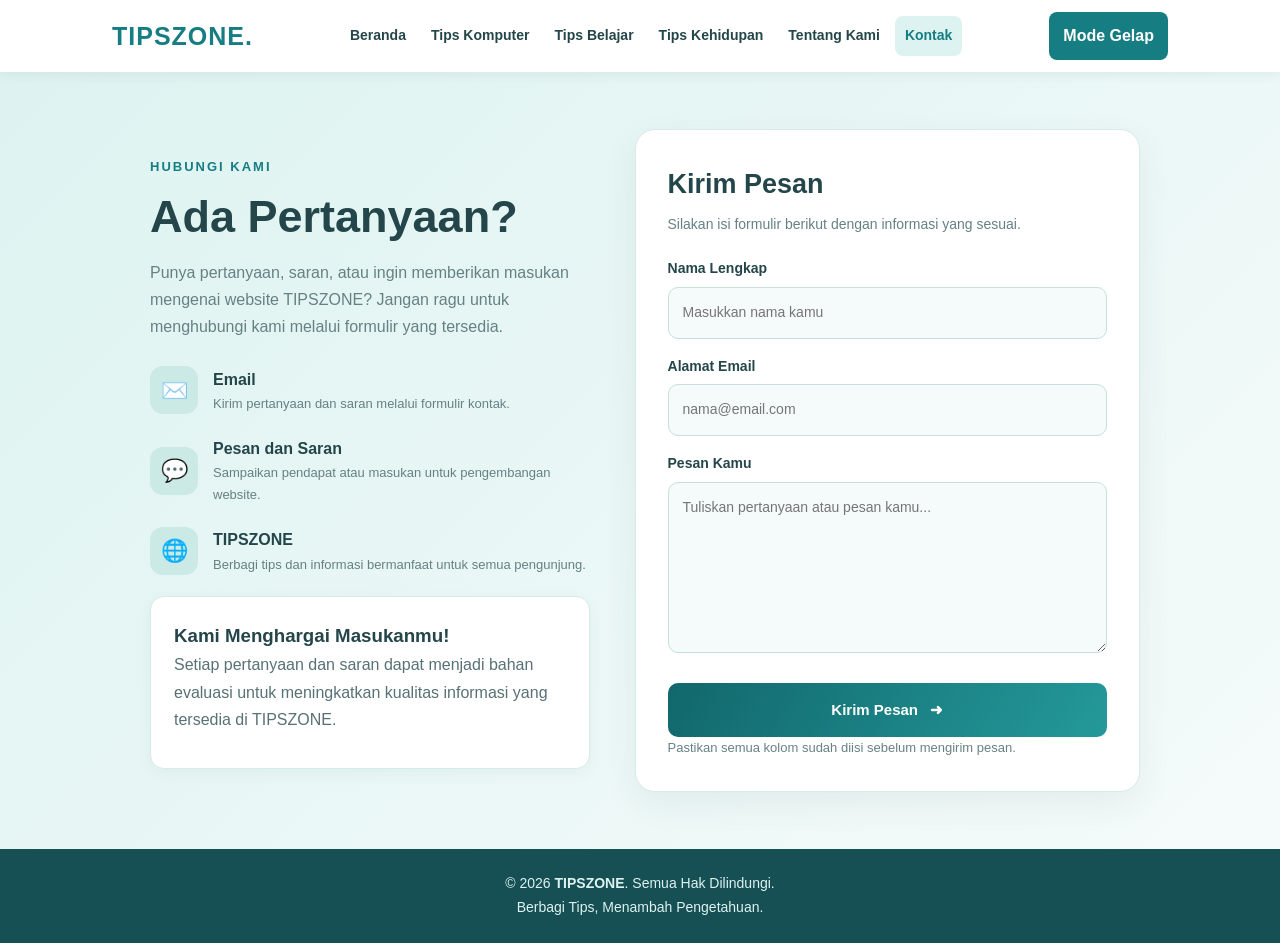
<file: kontak.html>
<!DOCTYPE html>
<html lang="id">

<head>
    <meta charset="UTF-8">
    <meta name="viewport" content="width=device-width, initial-scale=1.0">

    <meta name="description" content="Hubungi TIPSZONE untuk mengirim pertanyaan, saran, dan masukan mengenai informasi yang tersedia di website.">

    <title>Kontak Kami | TIPSZONE</title>

    <link rel="stylesheet" href="style.css">
</head>

<body>

    <!-- =================================
         HEADER DAN NAVIGASI
    ================================== -->

    <header>
        <div class="wrap nav">

            <a href="index.html" class="brand">
                TIPSZONE.
            </a>

            <!-- Tombol Menu HP -->
            <button
                id="menuToggle"
                type="button"
                aria-label="Buka menu"
                aria-expanded="false">
                ☰
            </button>

            <!-- Navigasi -->
            <nav id="navMenu">

                <a href="index.html">Beranda</a>

                <a href="komputer.html">Tips Komputer</a>

                <a href="belajar.html">Tips Belajar</a>

                <a href="kehidupan.html">Tips Kehidupan</a>

                <a href="tentang.html">Tentang Kami</a>

                <a href="kontak.html" class="active">
                    Kontak
                </a>

            </nav>

            <!-- Mode Gelap -->
            <button id="themeToggle" type="button">
                Mode Gelap
            </button>

        </div>
    </header>


    <!-- =================================
         KONTEN KONTAK
    ================================== -->

    <main class="contact-section">

        <div class="contact-container">


            <!-- INFORMASI KONTAK -->

            <section class="contact-info">

                <span class="contact-label">
                    HUBUNGI KAMI
                </span>

                <h1>
                    Ada Pertanyaan?
                </h1>

                <p>
                    Punya pertanyaan, saran, atau ingin
                    memberikan masukan mengenai website
                    TIPSZONE? Jangan ragu untuk menghubungi
                    kami melalui formulir yang tersedia.
                </p>


                <!-- INFORMASI 1 -->

                <div class="contact-detail">

                    <div class="contact-icon">
                        ✉️
                    </div>

                    <div>
                        <h3>
                            Email
                        </h3>

                        <p>
                            Kirim pertanyaan dan saran
                            melalui formulir kontak.
                        </p>
                    </div>

                </div>


                <!-- INFORMASI 2 -->

                <div class="contact-detail">

                    <div class="contact-icon">
                        💬
                    </div>

                    <div>
                        <h3>
                            Pesan dan Saran
                        </h3>

                        <p>
                            Sampaikan pendapat atau masukan
                            untuk pengembangan website.
                        </p>
                    </div>

                </div>


                <!-- INFORMASI 3 -->

                <div class="contact-detail">

                    <div class="contact-icon">
                        🌐
                    </div>

                    <div>
                        <h3>
                            TIPSZONE
                        </h3>

                        <p>
                            Berbagi tips dan informasi
                            bermanfaat untuk semua pengunjung.
                        </p>
                    </div>

                </div>


                <!-- INFORMASI TAMBAHAN -->

                <div class="panel">

                    <h3>
                        Kami Menghargai Masukanmu!
                    </h3>

                    <p>
                        Setiap pertanyaan dan saran dapat
                        menjadi bahan evaluasi untuk
                        meningkatkan kualitas informasi
                        yang tersedia di TIPSZONE.
                    </p>

                </div>

            </section>


            <!-- FORMULIR KONTAK -->

            <section class="contact-form">

                <h2>
                    Kirim Pesan
                </h2>

                <p class="form-description">
                    Silakan isi formulir berikut dengan
                    informasi yang sesuai.
                </p>


                <form
                    action="https://formspree.io/f/xppddaen"
                    method="POST">

                    <!-- NAMA -->

                    <label for="nama">
                        Nama Lengkap
                    </label>

                    <input
                        type="text"
                        id="nama"
                        name="nama"
                        placeholder="Masukkan nama kamu"
                        autocomplete="name"
                        required
                    >


                    <!-- EMAIL -->

                    <label for="email">
                        Alamat Email
                    </label>

                    <input
                        type="email"
                        id="email"
                        name="email"
                        placeholder="nama@email.com"
                        autocomplete="email"
                        required
                    >


                    <!-- PESAN -->

                    <label for="pesan">
                        Pesan Kamu
                    </label>

                    <textarea
                        id="pesan"
                        name="pesan"
                        placeholder="Tuliskan pertanyaan atau pesan kamu..."
                        rows="6"
                        required
                    ></textarea>


                    <!-- TOMBOL KIRIM -->

                    <button
                        type="submit"
                        class="contact-button">

                        Kirim Pesan
                        <span>➜</span>

                    </button>

                    <p class="muted">
                        Pastikan semua kolom sudah diisi
                        sebelum mengirim pesan.
                    </p>

                </form>

            </section>

        </div>

    </main>


    <!-- =================================
         FOOTER
    ================================== -->

    <footer>

        <p>
            © 2026 <strong>TIPSZONE</strong>.
            Semua Hak Dilindungi.
        </p>

        <p>
            Berbagi Tips, Menambah Pengetahuan.
        </p>

    </footer>


    <!-- JAVASCRIPT -->

    <script src="script.js"></script>

</body>
</html>
</file>
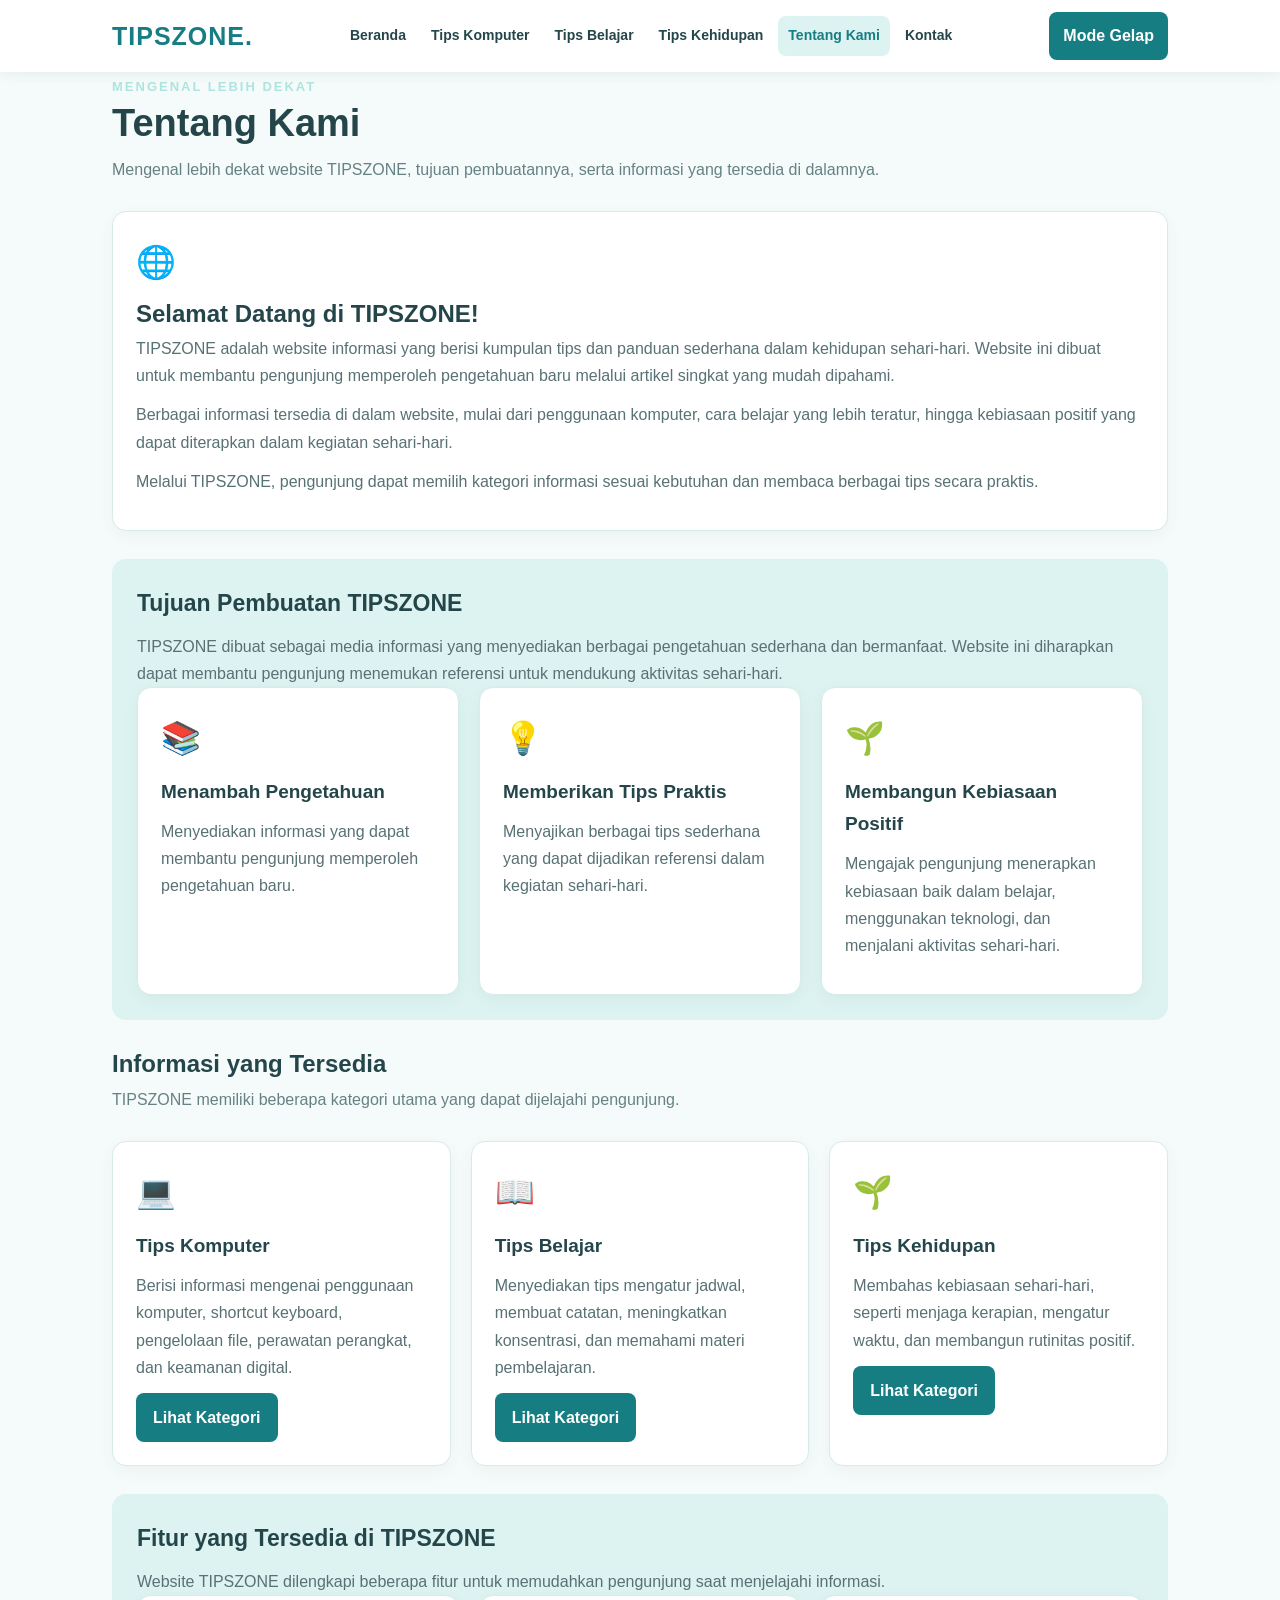
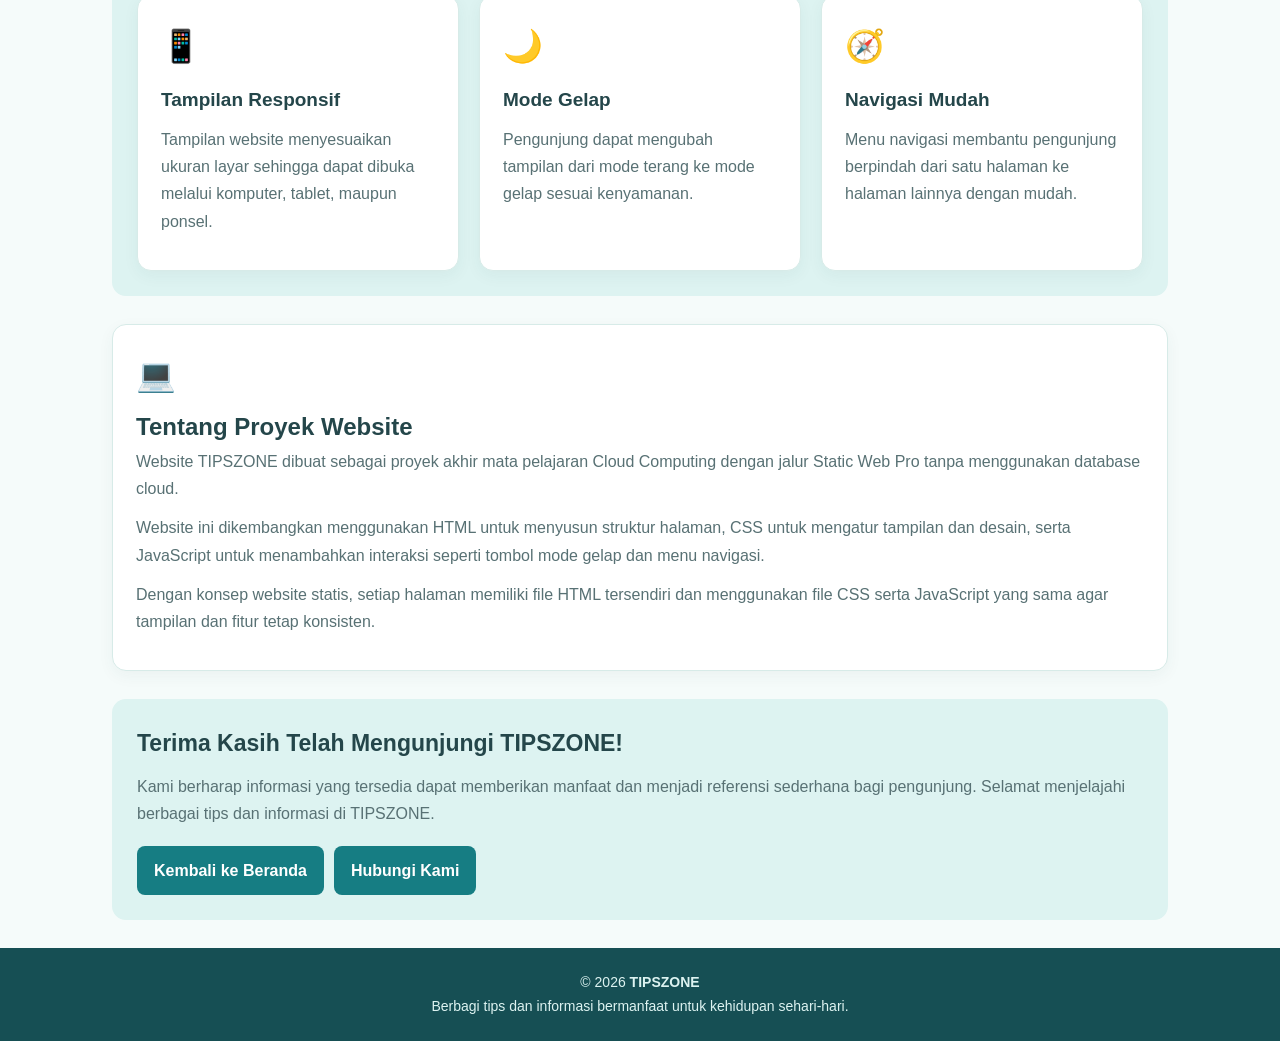
<file: tentang.html>
<!DOCTYPE html>
<html lang="id">

<head>
    <meta charset="UTF-8">
    <meta name="viewport" content="width=device-width, initial-scale=1.0">

    <meta name="description" content="Kenali TIPSZONE, website informasi yang menyediakan tips komputer, belajar, dan kehidupan sehari-hari.">

    <meta name="keywords" content="tentang TIPSZONE, informasi, tips komputer, tips belajar">

    <title>Tentang Kami | TIPSZONE</title>

    <link rel="stylesheet" href="style.css">
</head>

<body>

    <!-- =================================
         HEADER DAN NAVIGASI
    ================================== -->

    <header>
        <div class="wrap nav">

            <a class="brand" href="index.html">
                TIPSZONE.
            </a>

            <!-- Tombol Menu HP -->
            <button
                id="menuToggle"
                type="button"
                aria-label="Buka menu"
                aria-expanded="false">
                ☰
            </button>

            <!-- Navigasi Website -->
            <nav id="navMenu">

                <a href="index.html">Beranda</a>

                <a href="komputer.html">Tips Komputer</a>

                <a href="belajar.html">Tips Belajar</a>

                <a href="kehidupan.html">Tips Kehidupan</a>

                <a href="tentang.html" class="active">
                    Tentang Kami
                </a>

                <a href="kontak.html">Kontak</a>

            </nav>

            <!-- Mode Gelap -->
            <button id="themeToggle" type="button">
                Mode Gelap
            </button>

        </div>
    </header>


    <!-- =================================
         KONTEN UTAMA
    ================================== -->

    <main class="wrap">

        <!-- JUDUL HALAMAN -->

        <section class="heading">

            <span class="eyebrow">
                MENGENAL LEBIH DEKAT
            </span>

            <h1>
                Tentang Kami
            </h1>

            <p>
                Mengenal lebih dekat website TIPSZONE,
                tujuan pembuatannya, serta informasi
                yang tersedia di dalamnya.
            </p>

        </section>


        <!-- PENGENALAN TIPSZONE -->

        <section class="panel">

            <div class="emoji">🌐</div>

            <h2>
                Selamat Datang di TIPSZONE!
            </h2>

            <p>
                TIPSZONE adalah website informasi yang berisi
                kumpulan tips dan panduan sederhana dalam
                kehidupan sehari-hari. Website ini dibuat
                untuk membantu pengunjung memperoleh
                pengetahuan baru melalui artikel singkat
                yang mudah dipahami.
            </p>

            <p>
                Berbagai informasi tersedia di dalam website,
                mulai dari penggunaan komputer, cara belajar
                yang lebih teratur, hingga kebiasaan positif
                yang dapat diterapkan dalam kegiatan
                sehari-hari.
            </p>

            <p>
                Melalui TIPSZONE, pengunjung dapat memilih
                kategori informasi sesuai kebutuhan dan
                membaca berbagai tips secara praktis.
            </p>

        </section>


        <!-- TUJUAN WEBSITE -->

        <section class="intro">

            <h2>
                Tujuan Pembuatan TIPSZONE
            </h2>

            <p>
                TIPSZONE dibuat sebagai media informasi
                yang menyediakan berbagai pengetahuan
                sederhana dan bermanfaat. Website ini
                diharapkan dapat membantu pengunjung
                menemukan referensi untuk mendukung
                aktivitas sehari-hari.
            </p>

            <div class="grid">

                <article class="card">

                    <div class="emoji">📚</div>

                    <h3>
                        Menambah Pengetahuan
                    </h3>

                    <p>
                        Menyediakan informasi yang dapat
                        membantu pengunjung memperoleh
                        pengetahuan baru.
                    </p>

                </article>


                <article class="card">

                    <div class="emoji">💡</div>

                    <h3>
                        Memberikan Tips Praktis
                    </h3>

                    <p>
                        Menyajikan berbagai tips sederhana
                        yang dapat dijadikan referensi
                        dalam kegiatan sehari-hari.
                    </p>

                </article>


                <article class="card">

                    <div class="emoji">🌱</div>

                    <h3>
                        Membangun Kebiasaan Positif
                    </h3>

                    <p>
                        Mengajak pengunjung menerapkan
                        kebiasaan baik dalam belajar,
                        menggunakan teknologi, dan
                        menjalani aktivitas sehari-hari.
                    </p>

                </article>

            </div>

        </section>


        <!-- KATEGORI WEBSITE -->

        <section class="tips-section">

            <div class="heading">

                <h2>
                    Informasi yang Tersedia
                </h2>

                <p>
                    TIPSZONE memiliki beberapa kategori
                    utama yang dapat dijelajahi pengunjung.
                </p>

            </div>


            <div class="grid">

                <article class="card">

                    <div class="emoji">💻</div>

                    <h3>
                        Tips Komputer
                    </h3>

                    <p>
                        Berisi informasi mengenai penggunaan
                        komputer, shortcut keyboard,
                        pengelolaan file, perawatan perangkat,
                        dan keamanan digital.
                    </p>

                    <a href="komputer.html" class="btn">
                        Lihat Kategori
                    </a>

                </article>


                <article class="card">

                    <div class="emoji">📖</div>

                    <h3>
                        Tips Belajar
                    </h3>

                    <p>
                        Menyediakan tips mengatur jadwal,
                        membuat catatan, meningkatkan
                        konsentrasi, dan memahami materi
                        pembelajaran.
                    </p>

                    <a href="belajar.html" class="btn">
                        Lihat Kategori
                    </a>

                </article>


                <article class="card">

                    <div class="emoji">🌱</div>

                    <h3>
                        Tips Kehidupan
                    </h3>

                    <p>
                        Membahas kebiasaan sehari-hari,
                        seperti menjaga kerapian,
                        mengatur waktu, dan membangun
                        rutinitas positif.
                    </p>

                    <a href="kehidupan.html" class="btn">
                        Lihat Kategori
                    </a>

                </article>

            </div>

        </section>


        <!-- FITUR WEBSITE -->

        <section class="intro">

            <h2>
                Fitur yang Tersedia di TIPSZONE
            </h2>

            <p>
                Website TIPSZONE dilengkapi beberapa fitur
                untuk memudahkan pengunjung saat menjelajahi
                informasi.
            </p>

            <div class="grid">

                <article class="card">

                    <div class="emoji">📱</div>

                    <h3>
                        Tampilan Responsif
                    </h3>

                    <p>
                        Tampilan website menyesuaikan ukuran
                        layar sehingga dapat dibuka melalui
                        komputer, tablet, maupun ponsel.
                    </p>

                </article>


                <article class="card">

                    <div class="emoji">🌙</div>

                    <h3>
                        Mode Gelap
                    </h3>

                    <p>
                        Pengunjung dapat mengubah tampilan
                        dari mode terang ke mode gelap
                        sesuai kenyamanan.
                    </p>

                </article>


                <article class="card">

                    <div class="emoji">🧭</div>

                    <h3>
                        Navigasi Mudah
                    </h3>

                    <p>
                        Menu navigasi membantu pengunjung
                        berpindah dari satu halaman ke
                        halaman lainnya dengan mudah.
                    </p>

                </article>

            </div>

        </section>


        <!-- INFORMASI PROYEK -->

        <section class="panel">

            <div class="emoji">💻</div>

            <h2>
                Tentang Proyek Website
            </h2>

            <p>
                Website TIPSZONE dibuat sebagai proyek akhir
                mata pelajaran Cloud Computing dengan jalur
                Static Web Pro tanpa menggunakan database cloud.
            </p>

            <p>
                Website ini dikembangkan menggunakan HTML
                untuk menyusun struktur halaman, CSS untuk
                mengatur tampilan dan desain, serta JavaScript
                untuk menambahkan interaksi seperti tombol
                mode gelap dan menu navigasi.
            </p>

            <p>
                Dengan konsep website statis, setiap halaman
                memiliki file HTML tersendiri dan menggunakan
                file CSS serta JavaScript yang sama agar
                tampilan dan fitur tetap konsisten.
            </p>

        </section>


        <!-- PENUTUP -->

        <section class="closing">

            <h2>
                Terima Kasih Telah Mengunjungi TIPSZONE!
            </h2>

            <p>
                Kami berharap informasi yang tersedia
                dapat memberikan manfaat dan menjadi
                referensi sederhana bagi pengunjung.
                Selamat menjelajahi berbagai tips
                dan informasi di TIPSZONE.
            </p>

            <div class="actions">

                <a href="index.html" class="btn">
                    Kembali ke Beranda
                </a>

                <a href="kontak.html" class="btn">
                    Hubungi Kami
                </a>

            </div>

        </section>

    </main>


    <!-- =================================
         FOOTER
    ================================== -->

    <footer>

        <p>
            © 2026 <strong>TIPSZONE</strong>
        </p>

        <p>
            Berbagi tips dan informasi bermanfaat
            untuk kehidupan sehari-hari.
        </p>

    </footer>


    <!-- JAVASCRIPT -->

    <script src="script.js"></script>

</body>
</html>
</file>
<file: style.css>
/* =====================================
   1. PENGATURAN DASAR
===================================== */

* {
    box-sizing: border-box;
    margin: 0;
    padding: 0;
}

html {
    scroll-behavior: smooth;
    scroll-padding-top: 90px;
}

body {
    font-family: Arial, sans-serif;
    line-height: 1.7;
    background: #F5FBFA;
    color: #24464A;
    transition: background 0.3s, color 0.3s;
    min-height: 100vh;
}

img {
    max-width: 100%;
    height: auto;
    display: block;
}

a {
    text-decoration: none;
}

button,
input,
textarea {
    font: inherit;
}

button {
    cursor: pointer;
}

.wrap {
    width: 100%;
    max-width: 1100px;
    margin: 0 auto;
    padding: 0 22px;
}


/* =====================================
   2. HEADER DAN NAVIGASI
===================================== */

header {
    background: #FFFFFF;
    position: sticky;
    top: 0;
    z-index: 100;
    box-shadow: 0 2px 12px #24464A14;
}

.nav {
    min-height: 72px;
    display: flex;
    align-items: center;
    justify-content: space-between;
    gap: 15px;
    flex-wrap: wrap;
    padding-top: 10px;
    padding-bottom: 10px;
}

.brand {
    font-size: 25px;
    font-weight: 800;
    color: #167D83;
    letter-spacing: 1px;
    white-space: nowrap;
}

nav {
    display: flex;
    align-items: center;
    justify-content: center;
    gap: 5px;
    flex-wrap: wrap;
}

nav a {
    display: inline-block;
    padding: 8px 10px;
    border-radius: 8px;
    color: #24464A;
    font-size: 14px;
    font-weight: 700;
    transition: 0.2s;
}

nav a:hover,
nav a.active {
    background: #DDF3F1;
    color: #167D83;
}

/* Tombol hamburger */
#menuToggle {
    display: none;
    padding: 9px 13px;
    font-size: 20px;
}

/* Tombol mode gelap */
#themeToggle {
    border: none;
    background: #167D83;
    color: #FFFFFF;
    padding: 10px 14px;
    border-radius: 8px;
    font-weight: bold;
}


/* =====================================
   3. TOMBOL UMUM
===================================== */

.btn,
button {
    display: inline-block;
    border: none;
    background: #167D83;
    color: #FFFFFF;
    padding: 11px 17px;
    border-radius: 8px;
    font-weight: 700;
    transition: 0.2s;
}

.btn:hover,
button:hover {
    background: #11676C;
    transform: translateY(-1px);
}

.hero .btn {
    background: #FFFFFF;
    color: #167D83;
    margin-top: 10px;
}

.hero .btn:hover {
    background: #DDF3F1;
}


/* =====================================
   4. BAGIAN HERO / BERANDA
===================================== */

.hero {
    background: linear-gradient(120deg, #164F54, #167D83);
    color: #FFFFFF;
    padding: 70px 0;
}

.hero h1 {
    font-size: clamp(32px, 5vw, 54px);
    line-height: 1.2;
    margin: 10px 0;
}

.hero p {
    max-width: 680px;
    color: #E1F5F3;
    font-size: 17px;
    margin-top: 12px;
}

.eyebrow {
    color: #AEE4DF;
    font-weight: bold;
    letter-spacing: 2px;
    font-size: 13px;
}


/* =====================================
   5. KONTEN UTAMA
===================================== */

main {
    padding: 42px 0 65px;
}

.heading {
    margin-bottom: 28px;
}

.heading h1,
.heading h2 {
    color: #24464A;
    margin-bottom: 7px;
    line-height: 1.3;
}

.heading h1 {
    font-size: clamp(27px, 4vw, 38px);
}

.heading p {
    color: #668184;
    margin-top: 5px;
}


/* =====================================
   6. GRID DAN KARTU TIPS
===================================== */

.grid {
    display: grid;
    grid-template-columns: repeat(3, minmax(0, 1fr));
    gap: 20px;
}

.card,
.panel {
    background: #FFFFFF;
    border: 1px solid #D7EBE8;
    border-radius: 14px;
    padding: 23px;
    box-shadow: 0 5px 16px #24464A0D;
    min-width: 0;
    transition: transform 0.2s, box-shadow 0.2s;
}

.card:hover {
    transform: translateY(-4px);
    box-shadow: 0 9px 22px #24464A1A;
}

.card h3 {
    margin: 10px 0;
    color: #24464A;
    font-size: 19px;
}

.card p,
.panel p {
    color: #587174;
    margin-bottom: 12px;
}

.emoji {
    font-size: 32px;
    margin-bottom: 5px;
}

.tag {
    display: inline-block;
    background: #DDF3F1;
    color: #167D83;
    padding: 4px 11px;
    border-radius: 20px;
    font-size: 12px;
    font-weight: bold;
    margin-top: 8px;
}

.card ul,
.intro ul {
    padding-left: 20px;
    margin: 12px 0;
    color: #587174;
}

.card li,
.intro li {
    margin-bottom: 7px;
    line-height: 1.6;
}

.card strong {
    color: #24464A;
}


/* =====================================
   7. BAGIAN PEMBUKA DAN PENUTUP
===================================== */

.intro,
.closing {
    margin: 28px 0;
    padding: 25px;
    border-radius: 14px;
    background: #DDF3F1;
}

.intro h2,
.closing h2 {
    color: #24464A;
    margin-bottom: 10px;
    font-size: 23px;
}

.intro p,
.closing p {
    color: #587174;
}


/* =====================================
   8. BAGIAN AKSI
===================================== */

.actions {
    display: flex;
    gap: 10px;
    align-items: center;
    flex-wrap: wrap;
    margin-top: 18px;
}


/* =====================================
   9. FORMULIR UMUM
===================================== */

form {
    width: 100%;
    max-width: 650px;
}

label {
    display: block;
    font-weight: bold;
    margin: 13px 0 6px;
    color: #24464A;
}

input,
textarea {
    width: 100%;
    padding: 12px;
    border: 1px solid #C8DFDC;
    border-radius: 8px;
    background: #FFFFFF;
    color: #24464A;
    outline: none;
}

input:focus,
textarea:focus {
    border-color: #167D83;
    box-shadow: 0 0 0 3px #167D8318;
}

textarea {
    min-height: 120px;
    resize: vertical;
}

.muted {
    color: #668184;
    font-size: 13px;
}


/* =====================================
   10. HALAMAN KONTAK
===================================== */

.contact-section {
    padding: 55px 20px;
    background: linear-gradient(135deg, #DDF3F1, #F5FBFA);
}

.contact-container {
    width: 100%;
    max-width: 1000px;
    margin: auto;
    display: grid;
    grid-template-columns: 1fr 1.1fr;
    gap: 35px;
    align-items: center;
}

.contact-info {
    padding: 25px 10px;
    min-width: 0;
}

.contact-label {
    display: inline-block;
    color: #167D83;
    font-weight: 800;
    letter-spacing: 2px;
    font-size: 13px;
    margin-bottom: 12px;
}

.contact-info h1 {
    font-size: clamp(30px, 5vw, 45px);
    line-height: 1.2;
    color: #24464A;
    margin-bottom: 15px;
}

.contact-info > p {
    color: #668184;
    margin-bottom: 25px;
}

.contact-detail {
    display: flex;
    align-items: center;
    gap: 15px;
    margin: 20px 0;
}

.contact-icon {
    width: 48px;
    height: 48px;
    flex-shrink: 0;
    display: grid;
    place-items: center;
    background: #CBE9E5;
    border-radius: 13px;
    font-size: 22px;
}

.contact-detail h3 {
    color: #24464A;
    font-size: 16px;
}

.contact-detail p {
    color: #668184;
    font-size: 13px;
}

.contact-form {
    background: #FFFFFF;
    padding: 32px;
    border-radius: 20px;
    border: 1px solid #D7EBE8;
    box-shadow: 0 12px 35px #24464A12;
    min-width: 0;
}

.contact-form h2 {
    color: #24464A;
    margin-bottom: 5px;
    font-size: 27px;
}

.form-description {
    color: #668184;
    margin-bottom: 20px;
    font-size: 14px;
}

.contact-form form {
    max-width: 100%;
}

.contact-form label {
    color: #24464A;
    margin-top: 16px;
    font-size: 14px;
}

.contact-form input,
.contact-form textarea {
    padding: 13px 14px;
    border: 1px solid #C8DFDC;
    border-radius: 10px;
    background: #F5FBFA;
    font-size: 14px;
    max-width: 100%;
}

.contact-form textarea {
    min-height: 135px;
}

.contact-button {
    width: 100%;
    min-height: 46px;
    margin-top: 22px;
    padding: 14px;
    border-radius: 10px;
    background: linear-gradient(120deg, #11676C, #24999A);
    font-size: 15px;
}

.contact-button:hover {
    background: #11676C;
}

.contact-button span {
    margin-left: 8px;
}


/* =====================================
   11. FOOTER
===================================== */

footer {
    background: #164F54;
    color: #DDF3F1;
    text-align: center;
    padding: 23px 15px;
    font-size: 14px;
}


/* =====================================
   12. MODE GELAP
===================================== */

body.dark {
    background: #142426;
    color: #E3F1EF;
}

body.dark header,
body.dark .card,
body.dark .panel,
body.dark .contact-form {
    background: #203638;
    border-color: #365456;
}

body.dark .brand,
body.dark .contact-label {
    color: #83D2CA;
}

body.dark nav a {
    color: #E3F1EF;
}

body.dark nav a.active,
body.dark nav a:hover {
    background: #315052;
    color: #AEE4DF;
}

body.dark .heading h1,
body.dark .heading h2,
body.dark .card h3,
body.dark .contact-info h1,
body.dark .contact-detail h3,
body.dark .contact-form h2,
body.dark .contact-form label,
body.dark label {
    color: #F0FAF8;
}

body.dark .heading p,
body.dark .card p,
body.dark .panel p,
body.dark .contact-info > p,
body.dark .contact-detail p,
body.dark .form-description {
    color: #BDD3D0;
}

body.dark .card ul,
body.dark .intro ul {
    color: #BDD3D0;
}

body.dark .card strong {
    color: #F0FAF8;
}

body.dark .intro,
body.dark .closing,
body.dark .contact-section {
    background: #142426;
}

body.dark .intro h2,
body.dark .closing h2 {
    color: #F0FAF8;
}

body.dark .intro p,
body.dark .closing p {
    color: #BDD3D0;
}

body.dark input,
body.dark textarea,
body.dark .contact-form input,
body.dark .contact-form textarea {
    background: #142426;
    border-color: #466466;
    color: #FFFFFF;
}

body.dark .contact-icon {
    background: #315052;
}

body.dark .tag {
    background: #315052;
    color: #AEE4DF;
}


/* =====================================
   13. RESPONSIVE TABLET
===================================== */

@media (max-width: 900px) {

    .nav {
        justify-content: space-between;
    }

    nav {
        order: 3;
        width: 100%;
        justify-content: center;
    }

    .grid {
        grid-template-columns: repeat(2, minmax(0, 1fr));
    }

    .contact-container {
        grid-template-columns: 1fr;
        gap: 20px;
    }

    .contact-info {
        padding: 10px 5px;
    }
}


/* =====================================
   14. RESPONSIVE HP
===================================== */

@media (max-width: 600px) {

    .wrap {
        padding-left: 16px;
        padding-right: 16px;
    }

    .nav {
        min-height: auto;
        padding-top: 12px;
        padding-bottom: 12px;
        gap: 10px;
    }

    .brand {
        font-size: 21px;
    }

    #menuToggle {
        display: inline-block;
        padding: 8px 12px;
        font-size: 21px;
        border-radius: 8px;
    }

    #themeToggle {
        padding: 9px 10px;
        font-size: 11px;
        white-space: nowrap;
    }

    #navMenu {
        display: none;
        grid-column: 1 / -1;
        width: 100%;
        flex-direction: column;
        align-items: stretch;
        gap: 5px;
        padding-top: 10px;
        border-top: 1px solid #D7EBE8;
    }

    #navMenu.show {
        display: flex;
    }

    #navMenu a {
        display: block;
        width: 100%;
        padding: 11px 13px;
        font-size: 14px;
        border-radius: 8px;
    }

    .hero {
        padding: 48px 0;
    }

    .hero h1 {
        font-size: clamp(29px, 8vw, 38px);
    }

    .hero p {
        font-size: 15px;
    }

    main {
        padding: 30px 0 45px;
    }

    .heading h1 {
        font-size: 27px;
    }

    .grid {
        grid-template-columns: 1fr;
        gap: 15px;
    }

    .card,
    .panel {
        padding: 19px;
    }

    .intro,
    .closing {
        padding: 19px;
        margin: 20px 0;
    }

    .intro h2,
    .closing h2 {
        font-size: 20px;
    }

    .contact-section {
        padding: 30px 12px;
    }

    .contact-container {
        gap: 20px;
    }

    .contact-info h1 {
        font-size: 32px;
    }

    .contact-form {
        padding: 20px 16px;
        border-radius: 14px;
    }

    .contact-form h2 {
        font-size: 23px;
    }

    .contact-detail {
        gap: 10px;
    }

    footer {
        font-size: 12px;
        padding: 20px 12px;
    }

    body.dark #navMenu {
        border-color: #365456;
    }
}


/* =====================================
   15. HP LAYAR SANGAT KECIL
===================================== */

@media (max-width: 360px) {

    .brand {
        font-size: 19px;
    }

    #themeToggle {
        font-size: 11px;
        padding: 8px;
    }

    #menuToggle {
        font-size: 18px;
        padding: 7px 9px;
    }

    nav a {
        font-size: 11px;
        padding: 6px;
    }

    .card,
    .panel {
        padding: 15px;
    }

    .contact-form {
        padding: 17px 13px;
    }
}


/* =====================================
   16. AKSESIBILITAS
===================================== */

button:focus-visible,
a:focus-visible,
input:focus-visible,
textarea:focus-visible {
    outline: 3px solid #70C1C2;
    outline-offset: 3px;
}

@media (prefers-reduced-motion: reduce) {

    html {
        scroll-behavior: auto;
    }

    *,
    *::before,
    *::after {
        transition-duration: 0.01ms !important;
        animation-duration: 0.01ms !important;
    }
}
</file>
